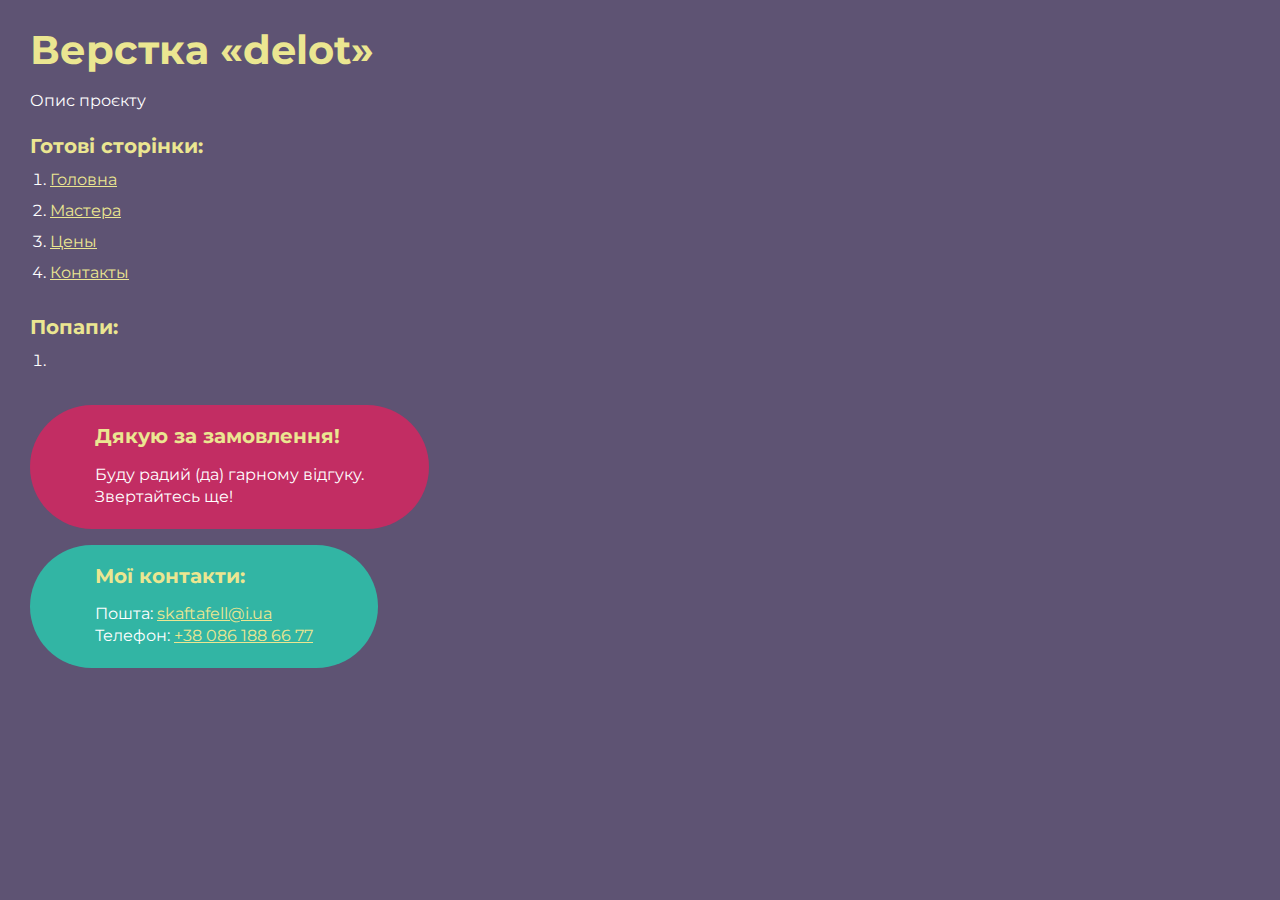
<file: index.html>
<!DOCTYPE html>
<html>

<head>
	<meta charset="UTF-8">
	<meta name="viewport" content="width=device-width, initial-scale=1.0">
	<title>Верстка «delot»</title>
</head>

<body>
	<div class="rootpage">
		<h1>Верстка «delot»</h1>
		<div class="rootpage__info">
			Опис проєкту
		</div>
		<h2>Готові сторінки:</h2>
		<ol class="rootpage__list">
			<li><a target="_blank" href="home.html">Головна</a></li>
			<li><a target="_blank" href="masters.html">Мастера</a></li>
			<li><a target="_blank" href="price.html">Цены</a></li>
			<li><a target="_blank" href="contacts.html">Контакты</a></li>
		</ol>
		<h2>Попапи:</h2>
		<ol class="rootpage__list">
			<li><a target="_blank" href="home.html#"></a></li>
		</ol>
		<div class="rootpage__tnx">
			<h2>Дякую за замовлення!</h2>
			<p>Буду радий (да) гарному відгуку.</p>
			<p>Звертайтесь ще!</p>
		</div>
		<div class="rootpage__contacts">
			<h2>Мої контакти:</h2>
			<p>Пошта: <a href="mailto:skaftafell@i.ua">skaftafell@i.ua</a></p>
			<p>Телефон: <a href="tel:+380861886677">+38 086 188 66 77</a></p>
		</div>
	</div>
</body>
<style>
	@charset "UTF-8";
	@import url("https://fonts.googleapis.com/css?family=Montserrat:regular,700&display=swap");

	*,
	*::before,
	*::after {
		padding: 0px;
		margin: 0px;
		border: 0px;
		box-sizing: border-box;
	}

	html,
	body {
		height: 100%;
		margin: 0;
		padding: 0;
		min-width: 320px;
		width: 100%;
		color: #fff;
		background-color: #5e5373;
	}

	body {
		font-family: Montserrat;
		font-size: 100%;
		line-height: 1;
		font-size: 1rem;
	}

	a {
		text-decoration: underline;
		color: #ebe691
	}

	a:visited {
		text-decoration: underline;
		color: #aaa768;
	}

	a:hover {
		text-decoration: none;
	}

	ul li {
		list-style: none;
	}

	img {
		vertical-align: top;
	}

	.wrapper {
		width: 100%;
		min-height: 100%;
		overflow: hidden;
	}

	.rootpage {
		padding: 30px;
		display: flex;
		flex-direction: column;
		align-items: flex-start;
	}

	@media (max-width: 767px) {
		.rootpage {
			padding: 30px 15px;
		}
	}

	h1 {
		color: #ebe691;
		font-size: 2.5rem;
		margin: 0px 0px 1.25rem 0px;
	}

	@media (max-width: 767px) {
		h1 {
			font-size: 1.85rem;
			margin: 0px 0px 1.25rem 0px;
		}
	}

	h2 {
		color: #ebe691;
		font-size: 1.25rem;
		margin: 0px 0px 1rem 0px;
	}

	@media (max-width: 767px) {
		h2 {
			font-size: 1.125rem;
			margin: 0px 0px 1rem 0px;
		}
	}

	.rootpage__info {
		line-height: 140%;
		margin: 0px 0px 1.5rem 0px;
	}

	.rootpage__list {
		margin: 0px 0px 2.25rem 1.25rem;
	}

	.rootpage__list li:not(:last-child) {
		margin: 0px 0px 15px 0px;
	}

	.rootpage__contacts,
	.rootpage__tnx {
		border-radius: 200px;
		padding: 20px 65px;
		line-height: 140%;
	}

	@media (max-width: 767px) {

		.rootpage__contacts,
		.rootpage__tnx {
			border-radius: 40px;
			padding: 20px;
		}
	}

	.rootpage__contacts {
		background: #32b5a4;

	}

	.rootpage__contacts a {
		color: #ebe691;
	}

	.rootpage__tnx {
		background: #c22d63;
		margin: 0px 0px 1rem 0px;
	}
</style>

</html>
</file>
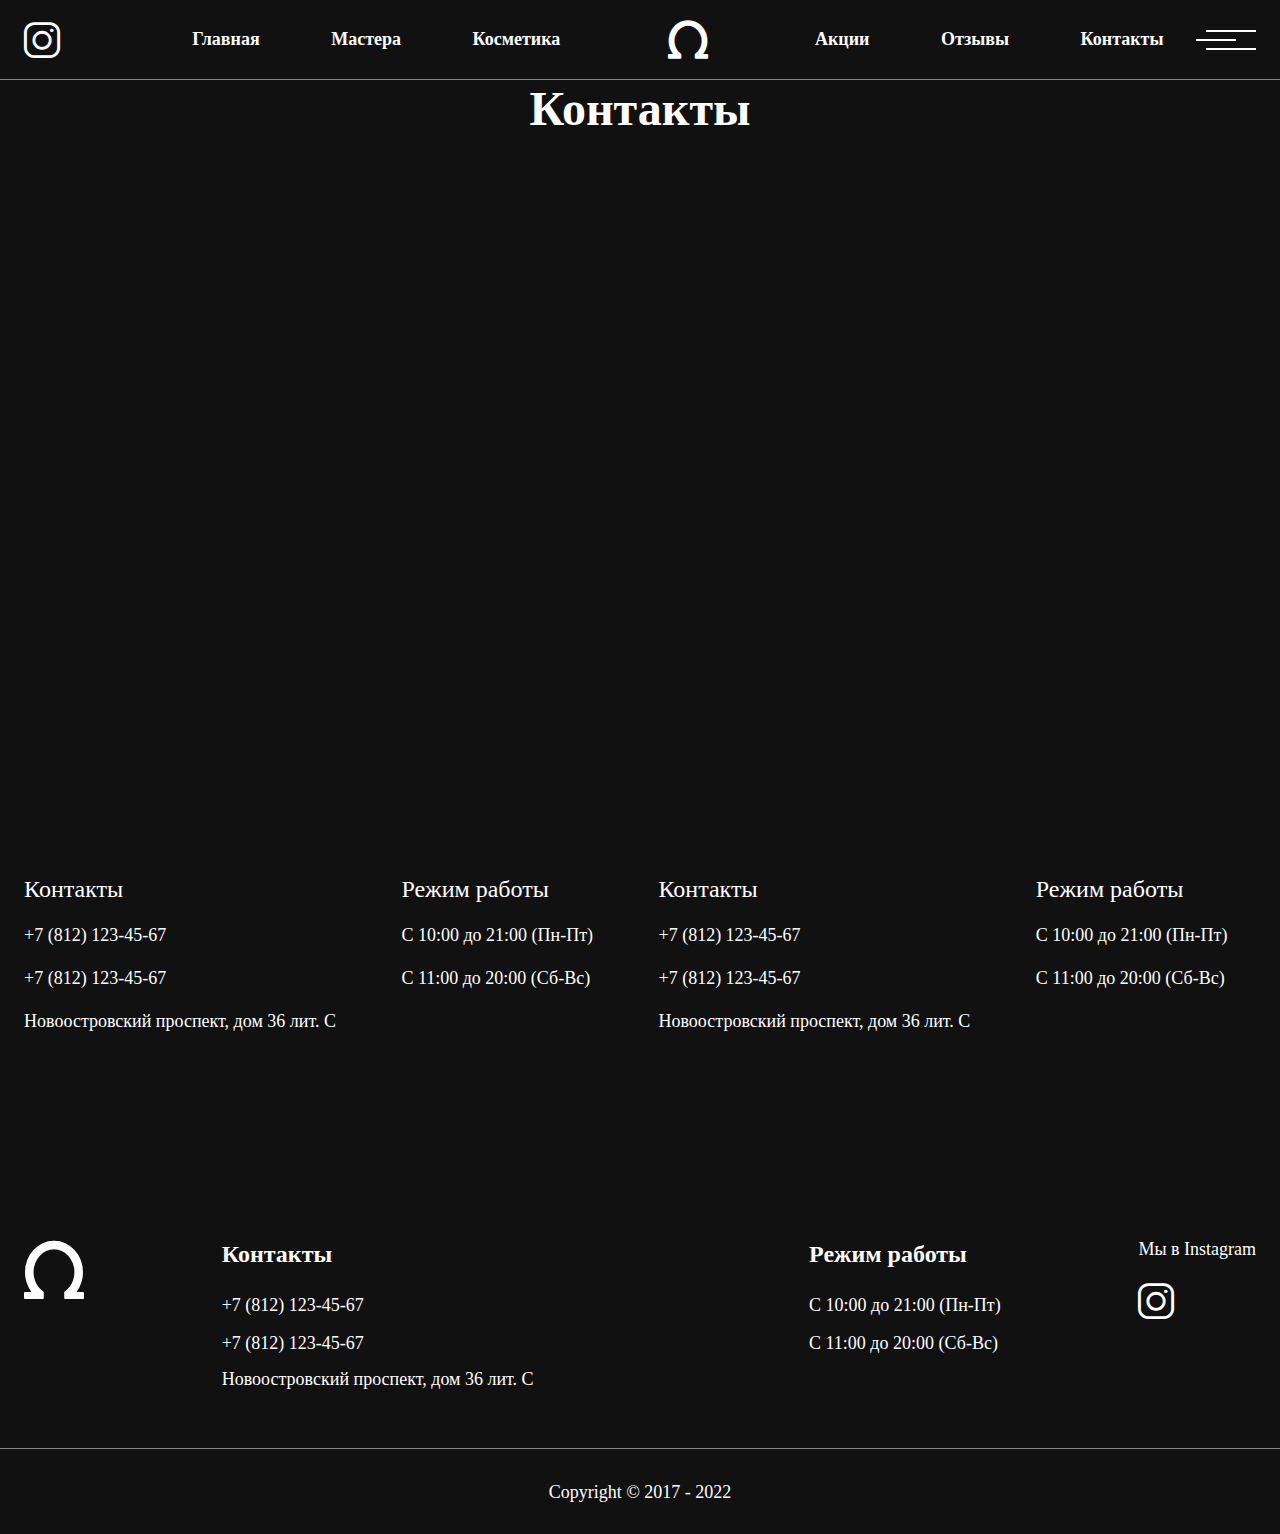
<file: contacts.html>
<!DOCTYPE html>
<html lang="en">

<head>
	<title>HomePage</title>
	<meta charset="UTF-8">
	<meta name="format-detection" content="telephone=no">
	<!-- <style>body{opacity: 0;}</style> -->
	<link rel="stylesheet" href="css/style.min.css?_v=20230116145918">
	<link rel="shortcut icon" href="favicon.ico">
	<!-- <meta name="robots" content="noindex, nofollow"> -->
	<meta name="viewport" content="width=device-width, initial-scale=1.0">
</head>

<body>
	<div class="wrapper">
		<header class="header">
			<div class="header__container menu">
				<a class="menu__social  social-menu _icon-instagram" href="https://www.instagram.com/" target="_blank"></a>
				<div class="header__menu menu">
					<button type="button" class="menu__icon icon-menu"><span></span></button>
					<nav class="menu__body">
						<ul class="menu__list menu__list">
							<li class="menu__item"><a href="home.html" target="_blank" class="menu__link">Главная</a></li>
							<li class="menu__item"><a href="masters.html" target="_blank" class="menu__link">Мастера</a></li>
							<li class="menu__item"><a href="#" class="menu__link">Косметика</a></li>
							<li class="menu__item logo-menu _icon-logo"></li>
							<li class="menu__item"><a href="price.html" target="_blank" class="menu__link">Акции</a></li>
							<li class="menu__item"><a href="#" class="menu__link">Отзывы</a></li>
							<li class="menu__item"><a href="contacts.html" target="_blank" class="menu__link">Контакты</a></li>
						</ul>
					</nav>
				</div>
				<div class="menu__info info">
					<a data-popup="#search" href="" class="info-menu"><button type="button" class="info-menu"><span></span></button></a>
				</div>
			</div>
		</header>
		<main class="page">
			<section class="page__contacts contacts">
				<div class="contacts__container">
					<div class="contacts__header">
						<h1 class="contacts__title">Контакты</h1>
					</div>

					<div class="contacts__map">
						<div id="map">
							<iframe src="https://www.google.com/maps/embed?pb=!1m18!1m12!1m3!1d511634.71053426125!2d29.53427560926992!3d59.93922585233297!2m3!1f0!2f0!3f0!3m2!1i1024!2i768!4f13.1!3m3!1m2!1s0x4696378cc74a65ed%3A0x6dc7673fab848eff!2z0KHQsNC90LrRgi3Qn9C10YLQtdGA0LHRg9GA0LMsINCg0L7RgdGB0LjRjw!5e0!3m2!1sru!2sua!4v1673730487800!5m2!1sru!2sua" style="border:0;" allowfullscreen="" loading="lazy" referrerpolicy="no-referrer-when-downgrade"></iframe>
						</div>
					</div>

					<div class="contacts__contacts ">
						<div class="contacts__column">
							<h3 class="  contacts__title--contact">
								Контакты
							</h3>
							<nav class="contacts__menu">
								<ul class="contacts__list">
									<li class="contacts__item">
										<a href="tel:78121234567" class="contacts__link">
											+7 (812) 123-45-67
										</a>
									</li>
									<li class="contacts__item">
										<a href="tel:78121234567" class="contacts__link">
											+7 (812) 123-45-67
										</a>
									</li>
									<li class="contacts__item">
										Новоостровский проспект, дом 36 лит. С
									</li>
								</ul>
							</nav>
						</div>
						<div class="contacts__column">
							<h3 class=" contacts__title--contact">Режим работы</h3>
							<ul class="contacts__list">
								<li class="contacts__item">
									C 10:00 до 21:00 (Пн-Пт)
								</li>
								<li class="contacts__item">
									С 11:00 до 20:00 (Сб-Вс)
								</li>
							</ul>
						</div>
						<div class="contacts__column">
							<h3 class=" contacts__title--contact">Контакты</h3>
							<nav class="contacts__menu">
								<ul class="contacts__list">
									<li class="contacts__item">
										<a href="tel:78121234567" class="contacts__link">
											+7 (812) 123-45-67
										</a>
									</li>
									<li class="contacts__item">
										<a href="tel:78121234567" class="contacts__link">
											+7 (812) 123-45-67
										</a>
									</li>
									<li class="contacts__item">
										Новоостровский проспект, дом 36 лит. С
									</li>
								</ul>
							</nav>
						</div>
						<div class="contacts__column">
							<h3 class=" contacts__title--contact">Режим работы</h3>
							<ul class="contacts__list">
								<li class="contacts__item">
									C 10:00 до 21:00 (Пн-Пт)
								</li>
								<li class="contacts__item">
									С 11:00 до 20:00 (Сб-Вс)
								</li>
							</ul>
						</div>
					</div>

				</div>
			</section>
		</main>
		<footer class="footer">
			<div class="footer__container ">
				<div class="menu-footer">
					<div class="menu-footer__logo">
						<a href="" class="menu-footer__logo _icon-logo"></a>
					</div>

					<div class="menu-footer__info">
						<div class="info__contacts contacts">
							<h3 class="service__title">Контакты</h3>
							<a href="tel:+78121234567" class="contacts__phone">+7 (812) 123-45-67</a>
							<a href="tel:+78121234567" class="contacts__phone">+7 (812) 123-45-67</a>
							<a href="https://www.google.com.ua/maps/@59.9777878,30.2778906,15z/data=!3m1!4b1!4m2!7m1!2e1?hl=ru" target="_blank" class="contacts__adress">Новоостровский проспект, дом 36 лит. С</a>
						</div>

						<div class="info__service">
							<h3 class="service__title">Режим работы</h3>
							<p class="service__info">C 10:00 до 21:00 (Пн-Пт)</p>
							<p class="service__info">С 11:00 до 20:00 (Сб-Вс)</p>
						</div>
					</div>

					<div class="menu-footer__social">
						<h3 class="social__title">Мы в Instagram</h3>
						<a class="menu__social  social-menu _icon-instagram" href="https://www.instagram.com/" target="_blank"></a>
					</div>
				</div>
			</div>
			<div class="footer-copyright">
				<p class="footer-copyright__content">Copyright © 2017 - 2022</p>
			</div>
		</footer>
	</div>
	<div id="search" aria-hidden="true" class="popup">
		<div class="popup__wrapper">
			<div class="popup__content">
				<button data-close type="button" class="popup__close">Х</button>
				<div class="popup__text text-popup">
					<div class="text-popup__info">
						<p>Lorem ipsum dolor sit amet consectetur adipisicing elit. Debitis dolorem ratione corrupti corporis, pariatur dicta? Nemo rem ut exercitationem ex laudantium animi nobis quos, enim doloribus quis delectus libero architecto.</p>
					</div>
					<div class="text-popup__contacts contacts">
						<h3 class="contacts__title">Контакты</h3>
						<a href="tel:+78121234567" class="contacts__phone">+7 (812) 123-45-67</a>
						<a href="tel:+78121234567" class="contacts__phone">+7 (812) 123-45-67</a>
						<a href="https://www.google.com.ua/maps/@59.9777878,30.2778906,15z/data=!3m1!4b1!4m2!7m1!2e1?hl=ru" target="_blank" class="contacts__adress">Новоостровский проспект, дом 36 лит. С</a>
					</div>
					<div class="text-popup__service service">
						<h3 class="service__title">Режим работы</h3>
						<p class="service__info">C 10:00 до 21:00 (Пн-Пт)</p>
						<p class="service__info">С 11:00 до 20:00 (Сб-Вс)</p>
					</div>
				</div>
			</div>
		</div>
	</div>
	<script src="js/app.min.js?_v=20230116145918"></script>
</body>

</html>
</file>
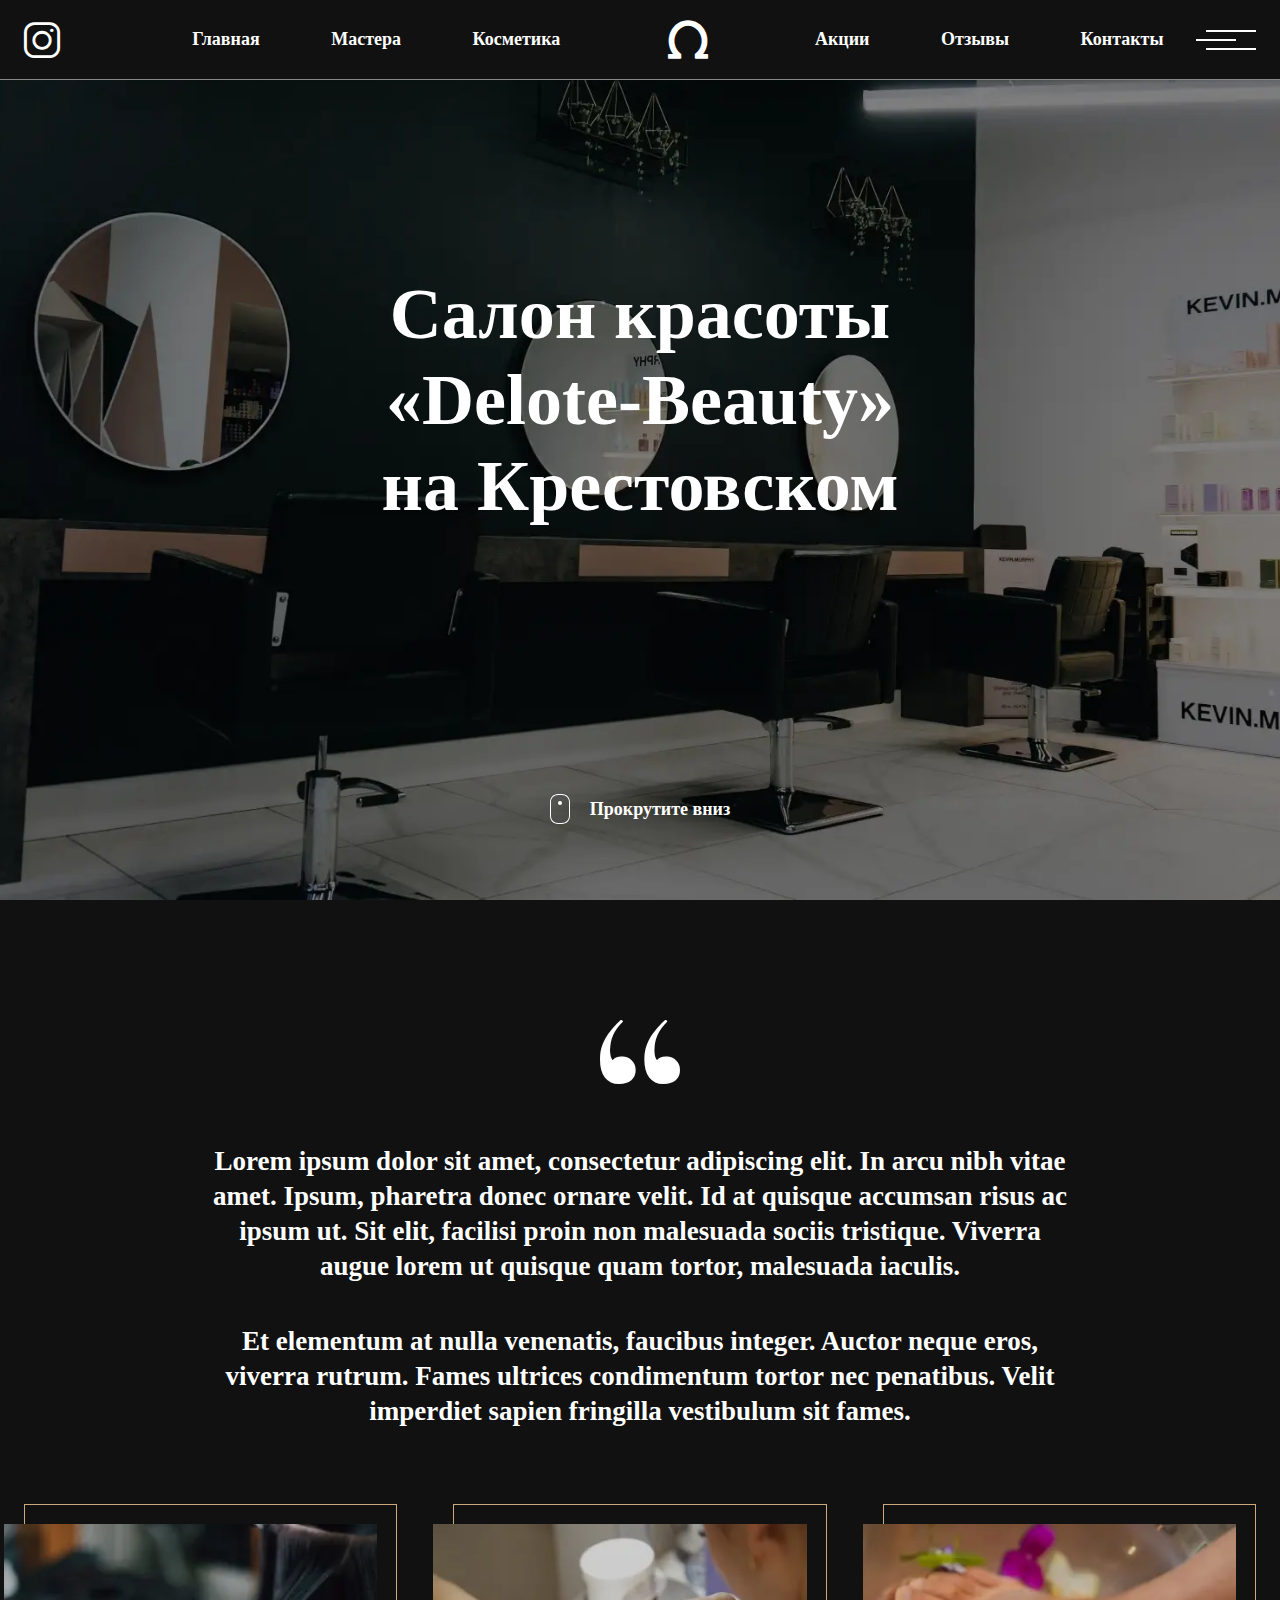
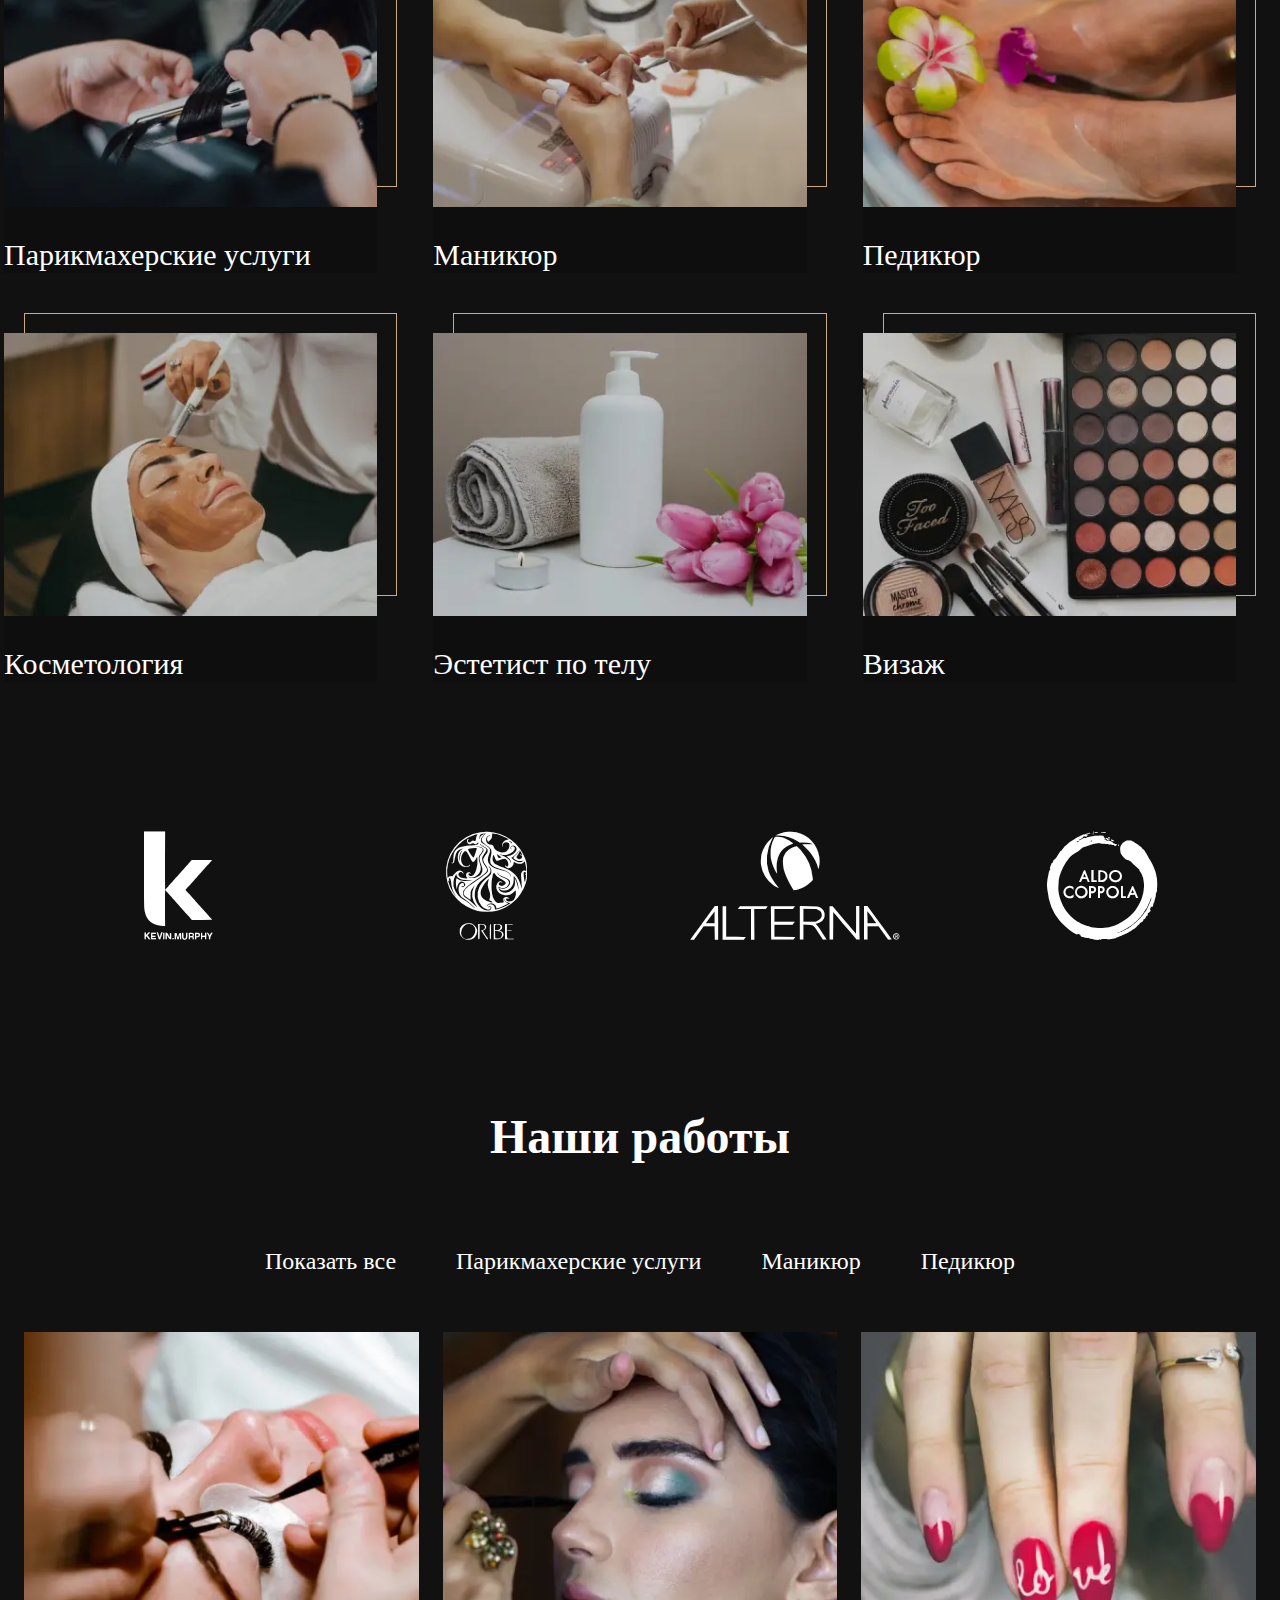
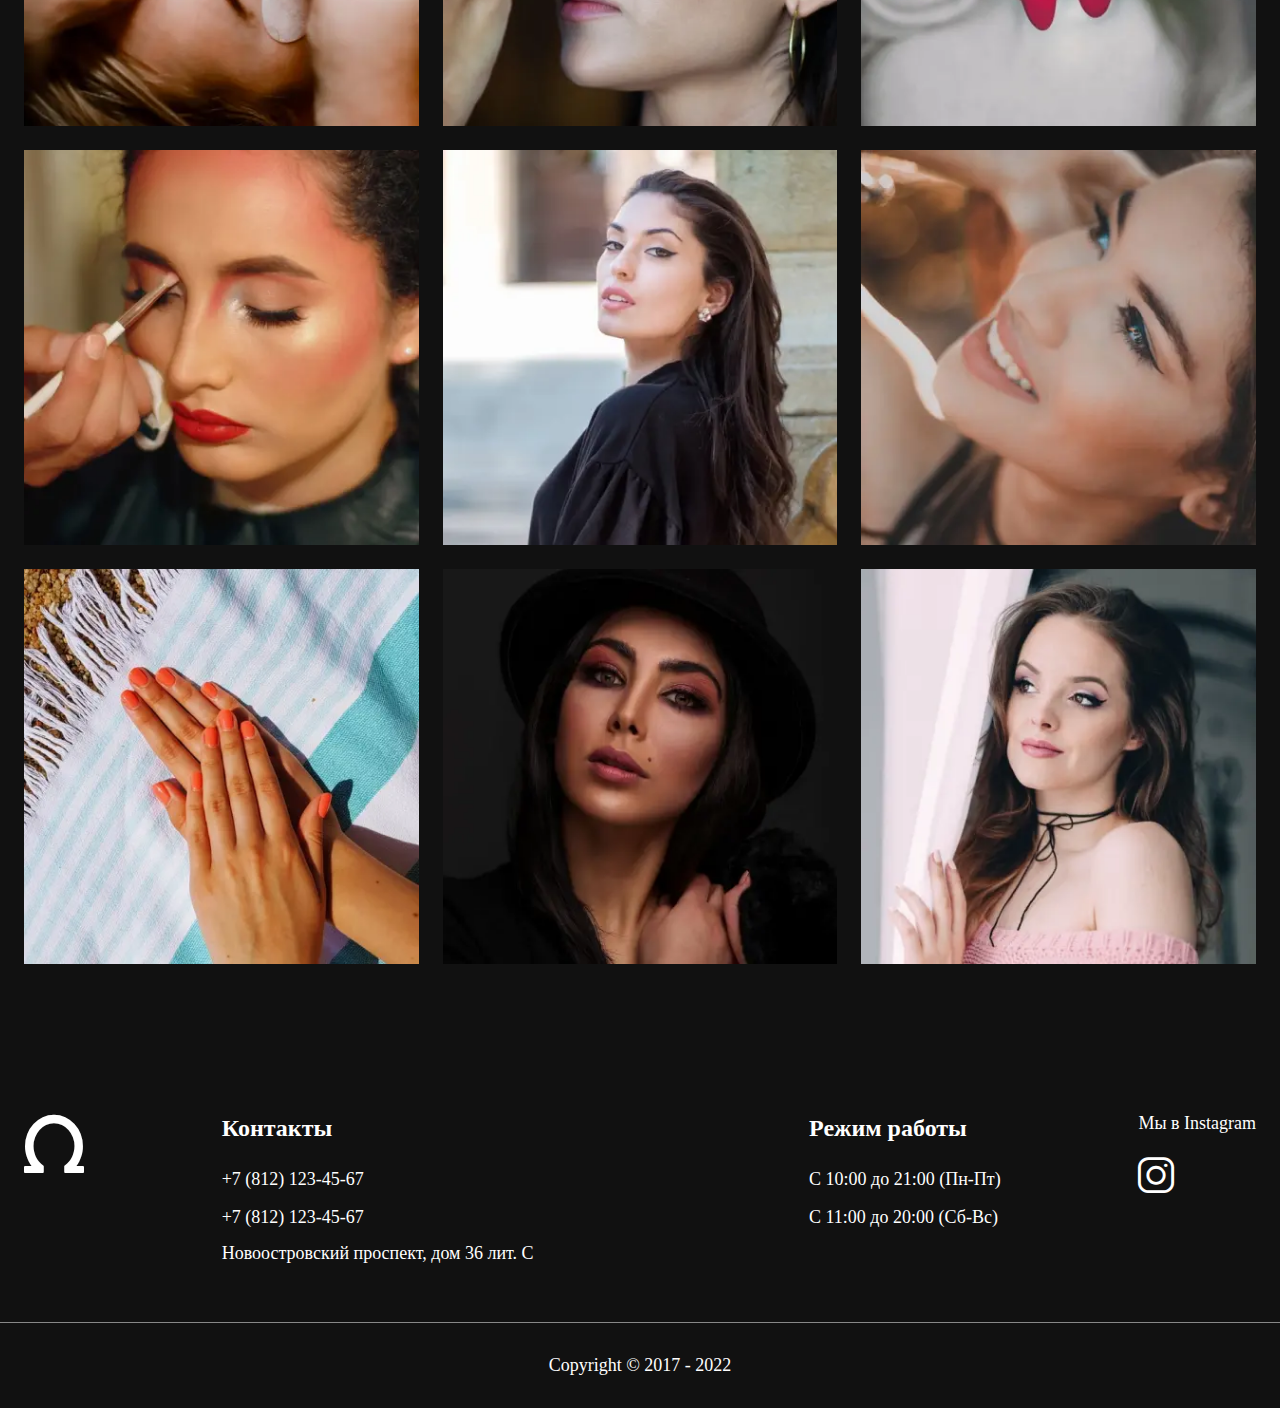
<file: home.html>
<!DOCTYPE html>
<html lang="en">

<head>
	<title>HomePage</title>
	<meta charset="UTF-8">
	<meta name="format-detection" content="telephone=no">
	<!-- <style>body{opacity: 0;}</style> -->
	<link rel="stylesheet" href="css/style.min.css?_v=20230116145918">
	<link rel="shortcut icon" href="favicon.ico">
	<!-- <meta name="robots" content="noindex, nofollow"> -->
	<meta name="viewport" content="width=device-width, initial-scale=1.0">
</head>

<body>
	<div class="wrapper">
		<header class="header">
			<div class="header__container menu">
				<a class="menu__social  social-menu _icon-instagram" href="https://www.instagram.com/" target="_blank"></a>
				<div class="header__menu menu">
					<button type="button" class="menu__icon icon-menu"><span></span></button>
					<nav class="menu__body">
						<ul class="menu__list menu__list">
							<li class="menu__item"><a href="home.html" target="_blank" class="menu__link">Главная</a></li>
							<li class="menu__item"><a href="masters.html" target="_blank" class="menu__link">Мастера</a></li>
							<li class="menu__item"><a href="#" class="menu__link">Косметика</a></li>
							<li class="menu__item logo-menu _icon-logo"></li>
							<li class="menu__item"><a href="price.html" target="_blank" class="menu__link">Акции</a></li>
							<li class="menu__item"><a href="#" class="menu__link">Отзывы</a></li>
							<li class="menu__item"><a href="contacts.html" target="_blank" class="menu__link">Контакты</a></li>
						</ul>
					</nav>
				</div>
				<div class="menu__info info">
					<a data-popup="#search" href="" class="info-menu"><button type="button" class="info-menu"><span></span></button></a>
				</div>
			</div>
		</header>
		<main class="page">

			<section class="page__mainscreen mainscreen">
				<div class="mainscreen__container">
					<div class="mainscreen__body">
						<div class="mainscreen__header">
							<h1 class="mainscreen__title ">
								Салон красоты «Delote-Beauty» на Крестовском
							</h1>
						</div>
						<div class="mainscreen__scroll">
							<div class="mainscreen__link">
								<img src="img/icons/mous.svg" alt="mous picture">
								<p class="mainscreen__scroll-text">Прокрутите вниз</p>
							</div>
						</div>
					</div>
				</div>
			</section>

			<section class="page__services services" tabindex="-1" style="outline: none;">
				<div class="services__container">
					<div class="services__header">
						<div class="services__title _icon-tips">
						</div>
						<div class="services__text-block">
							<p class="services__text">Lorem ipsum dolor sit amet, consectetur adipiscing elit. In arcu nibh vitae amet. Ipsum, pharetra donec ornare velit. Id at quisque accumsan risus ac ipsum ut. Sit elit, facilisi proin non malesuada sociis tristique. Viverra augue lorem ut quisque quam tortor, malesuada iaculis. </p>
							<p class="services__text">Et elementum at nulla venenatis, faucibus integer. Auctor neque eros, viverra rutrum. Fames ultrices condimentum tortor nec penatibus. Velit imperdiet sapien fringilla vestibulum sit fames.</p>
						</div>
					</div>
					<div class="services__items">
						<div class="item-service">
							<div class="item-service__card">
								<div class="item-service__image-ibg">
									<picture><source srcset="img/main/services/1.webp" type="image/webp"><img src="img/main/services/1.jpg" alt="picture"></picture>
								</div>
								<a href="#" class="item-service__link">
									<h3 class="item-service__title">Парикмахерские услуги</h3>
								</a>
							</div>
						</div>
						<div class="item-service">
							<div class="item-service__card">
								<div class="item-service__image-ibg">
									<picture><source srcset="img/main/services/2.webp" type="image/webp"><img src="img/main/services/2.jpg" alt="picture"></picture>
								</div>
								<a href="#" class="item-service__link">
									<h3 class="item-service__title">Маникюр</h3>
								</a>
							</div>
						</div>
						<div class="item-service">
							<div class="item-service__card">
								<div class="item-service__image-ibg">
									<picture><source srcset="img/main/services/3.webp" type="image/webp"><img src="img/main/services/3.jpg" alt="picture"></picture>
								</div>
								<a href="#" class="item-service__link">
									<h3 class="item-service__title">Педикюр</h3>
								</a>
							</div>
						</div>
						<div class="item-service">
							<div class="item-service__card">
								<div class="item-service__image-ibg">
									<picture><source srcset="img/main/services/4.webp" type="image/webp"><img src="img/main/services/4.jpg" alt="picture"></picture>
								</div>
								<a href="#" class="item-service__link">
									<h3 class="item-service__title">Косметология</h3>
								</a>
							</div>
						</div>
						<div class="item-service">
							<div class="item-service__card">
								<div class="item-service__image-ibg">
									<picture><source srcset="img/main/services/5.webp" type="image/webp"><img src="img/main/services/5.jpg" alt="picture"></picture>
								</div>
								<a href="#" class="item-service__link">
									<h3 class="item-service__title">Эстетист по телу</h3>
								</a>
							</div>
						</div>
						<div class="item-service">
							<div class="item-service__card">
								<div class="item-service__image-ibg">
									<picture><source srcset="img/main/services/6.webp" type="image/webp"><img src="img/main/services/6.jpg" alt="picture"></picture>
								</div>
								<a href="#" class="item-service__link">
									<h3 class="item-service__title">Визаж</h3>
								</a>
							</div>
						</div>
					</div>
				</div>
			</section>

			<section class="page__partners partners">
				<div class="partners__container">
					<div class="partners__items ">
						<div class="partners__item _icon-1"></div>
						<div class="partners__item _icon-2"></div>
						<div class="partners__item _icon-3"></div>
						<div class="partners__item _icon-4"></div>
					</div>
				</div>
			</section>

			<section class="page__portfolio portfolio">
				<div class="portfolio__container">
					<div class="portfolio__header">
						<h2 class="portfolio__title ">Наши работы</h2>
					</div>
					<div class="portfolio__body">
						<div class="portfolio__links">
							<ul class="portfolio__list">
								<li class="portfolio__item active">
									<a href="#" class="portfolio__link">Показать все</a>
								</li>
								<li class="portfolio__item">
									<a href="#" class="portfolio__link">Парикмахерские услуги</a>
								</li>
								<li class="portfolio__item">
									<a href="#" class="portfolio__link">Маникюр</a>
								</li>
								<li class="portfolio__item">
									<a href="#" class="portfolio__link">Педикюр</a>
								</li>
							</ul>
						</div>
						<div data-gallery="" class="portfolio__gallery">
							<div src="img/main/work/1.jpg" class="portfolio__image-ibg">
								<picture><source srcset="img/main/work/1.webp" type="image/webp"><img src="img/main/work/1.jpg" alt="picture"></picture>
							</div>
							<div src="img/main/work/2.jpg" class="portfolio__image-ibg">
								<picture><source srcset="img/main/work/2.webp" type="image/webp"><img src="img/main/work/2.jpg" alt="picture"></picture>
							</div>
							<div src="img/main/work/3.jpg" class="portfolio__image-ibg">
								<picture><source srcset="img/main/work/3.webp" type="image/webp"><img src="img/main/work/3.jpg" alt=""></picture>
							</div>
							<div src="img/main/work/4.jpg" class="portfolio__image-ibg">
								<picture><source srcset="img/main/work/4.webp" type="image/webp"><img src="img/main/work/4.jpg" alt="picture"></picture>
							</div>
							<div src="img/main/work/5.jpg" class="portfolio__image-ibg">
								<picture><source srcset="img/main/work/5.webp" type="image/webp"><img src="img/main/work/5.jpg" alt="picture"></picture>
							</div>
							<div src="img/main/work/6.jpg" class="portfolio__image-ibg">
								<picture><source srcset="img/main/work/6.webp" type="image/webp"><img src="img/main/work/6.jpg" alt="picture"></picture>
							</div>
							<div src="img/main/work/7.jpg" class="portfolio__image-ibg">
								<picture><source srcset="img/main/work/7.webp" type="image/webp"><img src="img/main/work/7.jpg" alt="picture"></picture>
							</div>
							<div src="img/main/work/8.jpg" class="portfolio__image-ibg">
								<picture><source srcset="img/main/work/8.webp" type="image/webp"><img src="img/main/work/8.jpg" alt="picture"></picture>
							</div>
							<div src="img/main/work/9.jpg" class="portfolio__image-ibg">
								<picture><source srcset="img/main/work/9.webp" type="image/webp"><img src="img/main/work/9.jpg" alt="picture"></picture>
							</div>
						</div>
					</div>
				</div>
			</section>

		</main>
		<footer class="footer">
			<div class="footer__container ">
				<div class="menu-footer">
					<div class="menu-footer__logo">
						<a href="" class="menu-footer__logo _icon-logo"></a>
					</div>

					<div class="menu-footer__info">
						<div class="info__contacts contacts">
							<h3 class="service__title">Контакты</h3>
							<a href="tel:+78121234567" class="contacts__phone">+7 (812) 123-45-67</a>
							<a href="tel:+78121234567" class="contacts__phone">+7 (812) 123-45-67</a>
							<a href="https://www.google.com.ua/maps/@59.9777878,30.2778906,15z/data=!3m1!4b1!4m2!7m1!2e1?hl=ru" target="_blank" class="contacts__adress">Новоостровский проспект, дом 36 лит. С</a>
						</div>

						<div class="info__service">
							<h3 class="service__title">Режим работы</h3>
							<p class="service__info">C 10:00 до 21:00 (Пн-Пт)</p>
							<p class="service__info">С 11:00 до 20:00 (Сб-Вс)</p>
						</div>
					</div>

					<div class="menu-footer__social">
						<h3 class="social__title">Мы в Instagram</h3>
						<a class="menu__social  social-menu _icon-instagram" href="https://www.instagram.com/" target="_blank"></a>
					</div>
				</div>
			</div>
			<div class="footer-copyright">
				<p class="footer-copyright__content">Copyright © 2017 - 2022</p>
			</div>
		</footer>
	</div>
	<div id="search" aria-hidden="true" class="popup">
		<div class="popup__wrapper">
			<div class="popup__content">
				<button data-close type="button" class="popup__close">Х</button>
				<div class="popup__text text-popup">
					<div class="text-popup__info">
						<p>Lorem ipsum dolor sit amet consectetur adipisicing elit. Debitis dolorem ratione corrupti corporis, pariatur dicta? Nemo rem ut exercitationem ex laudantium animi nobis quos, enim doloribus quis delectus libero architecto.</p>
					</div>
					<div class="text-popup__contacts contacts">
						<h3 class="contacts__title">Контакты</h3>
						<a href="tel:+78121234567" class="contacts__phone">+7 (812) 123-45-67</a>
						<a href="tel:+78121234567" class="contacts__phone">+7 (812) 123-45-67</a>
						<a href="https://www.google.com.ua/maps/@59.9777878,30.2778906,15z/data=!3m1!4b1!4m2!7m1!2e1?hl=ru" target="_blank" class="contacts__adress">Новоостровский проспект, дом 36 лит. С</a>
					</div>
					<div class="text-popup__service service">
						<h3 class="service__title">Режим работы</h3>
						<p class="service__info">C 10:00 до 21:00 (Пн-Пт)</p>
						<p class="service__info">С 11:00 до 20:00 (Сб-Вс)</p>
					</div>
				</div>
			</div>
		</div>
	</div>
	<script src="js/app.min.js?_v=20230116145918"></script>
</body>

</html>
</file>
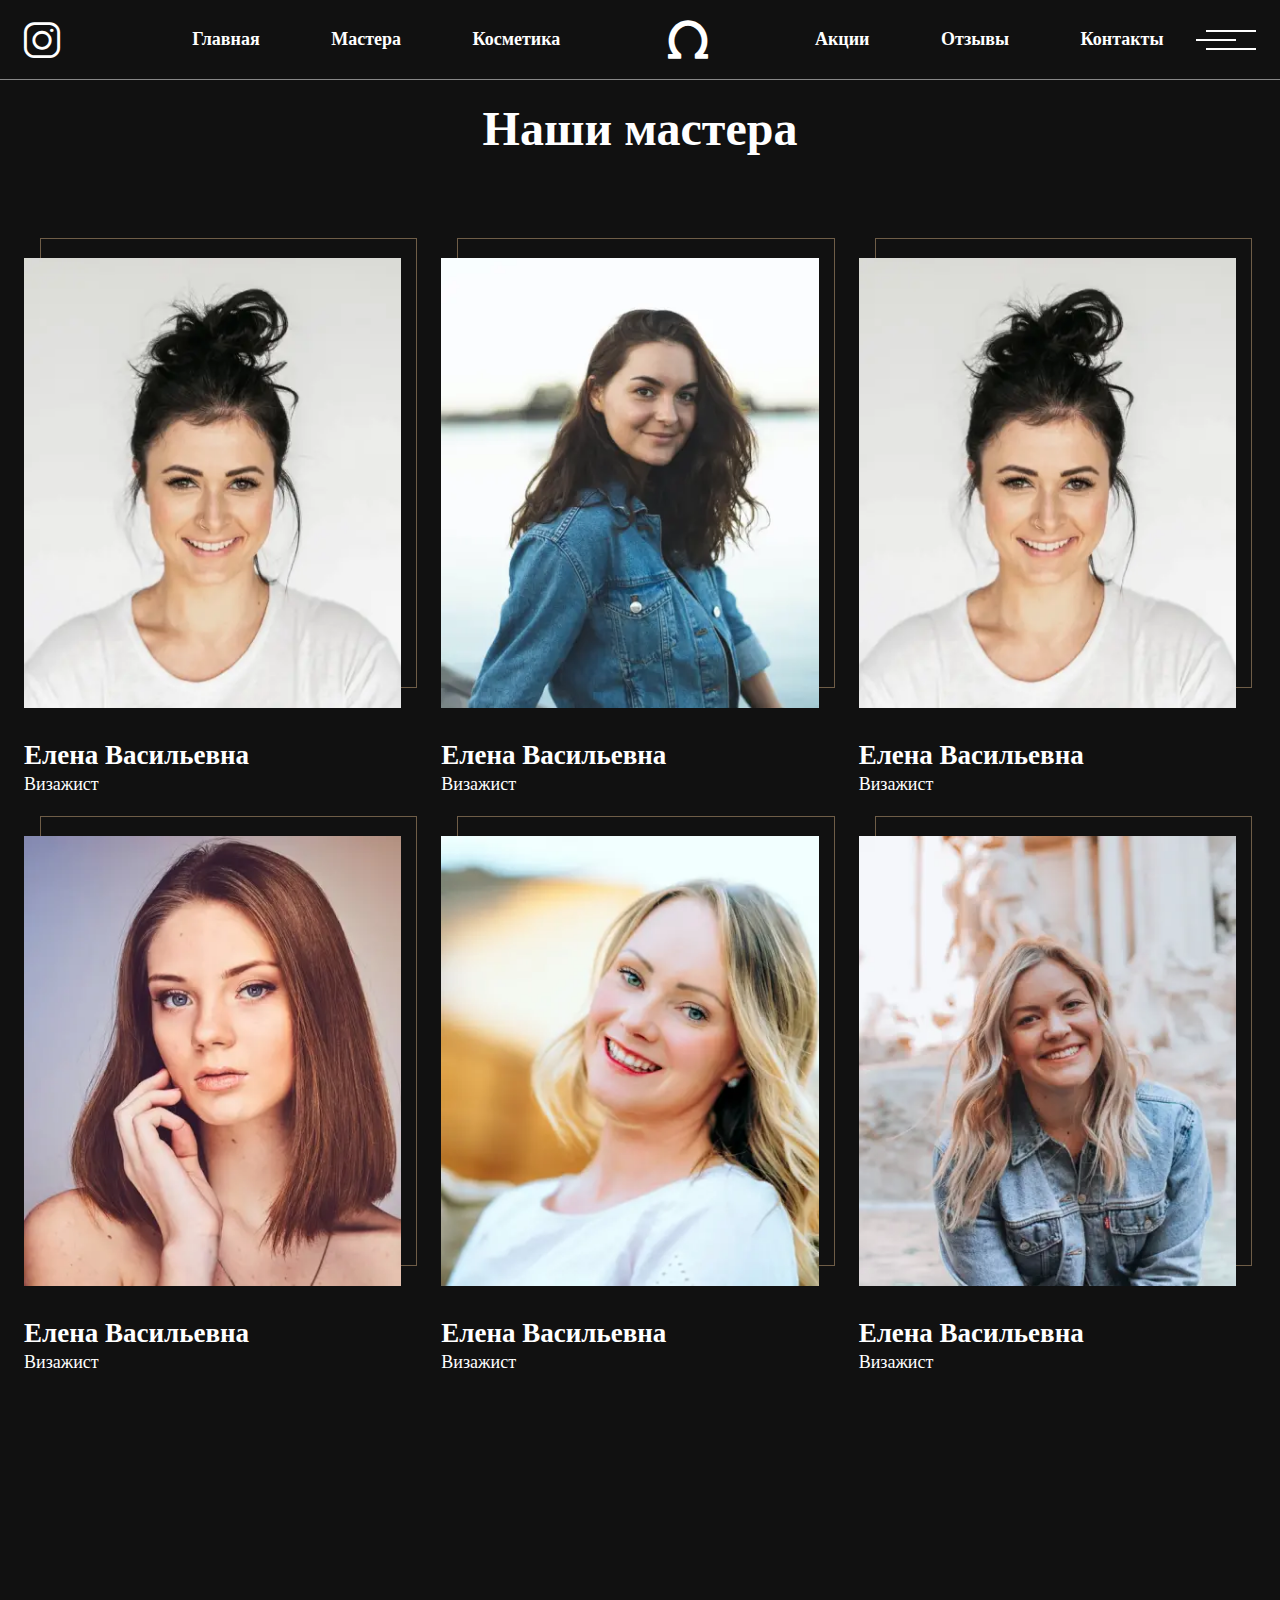
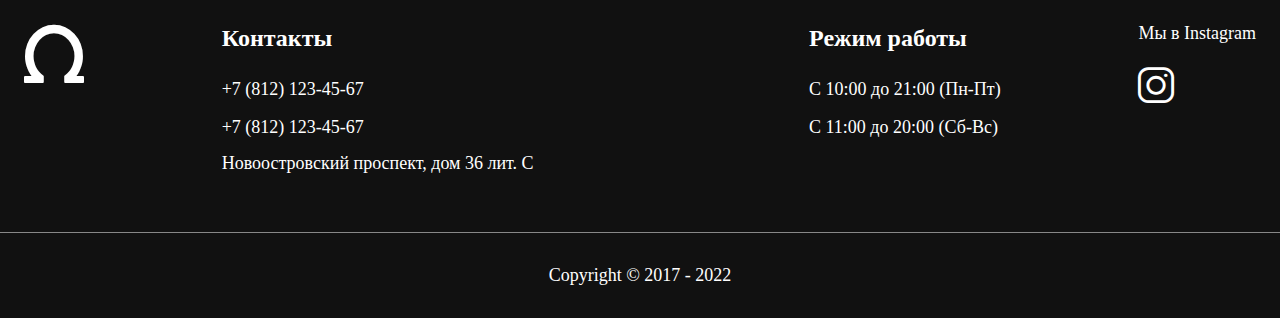
<file: masters.html>
<!DOCTYPE html>
<html lang="en">

<head>
	<title>HomePage</title>
	<meta charset="UTF-8">
	<meta name="format-detection" content="telephone=no">
	<!-- <style>body{opacity: 0;}</style> -->
	<link rel="stylesheet" href="css/style.min.css?_v=20230116145918">
	<link rel="shortcut icon" href="favicon.ico">
	<!-- <meta name="robots" content="noindex, nofollow"> -->
	<meta name="viewport" content="width=device-width, initial-scale=1.0">
</head>

<body>
	<div class="wrapper">
		<header class="header">
			<div class="header__container menu">
				<a class="menu__social  social-menu _icon-instagram" href="https://www.instagram.com/" target="_blank"></a>
				<div class="header__menu menu">
					<button type="button" class="menu__icon icon-menu"><span></span></button>
					<nav class="menu__body">
						<ul class="menu__list menu__list">
							<li class="menu__item"><a href="home.html" target="_blank" class="menu__link">Главная</a></li>
							<li class="menu__item"><a href="masters.html" target="_blank" class="menu__link">Мастера</a></li>
							<li class="menu__item"><a href="#" class="menu__link">Косметика</a></li>
							<li class="menu__item logo-menu _icon-logo"></li>
							<li class="menu__item"><a href="price.html" target="_blank" class="menu__link">Акции</a></li>
							<li class="menu__item"><a href="#" class="menu__link">Отзывы</a></li>
							<li class="menu__item"><a href="contacts.html" target="_blank" class="menu__link">Контакты</a></li>
						</ul>
					</nav>
				</div>
				<div class="menu__info info">
					<a data-popup="#search" href="" class="info-menu"><button type="button" class="info-menu"><span></span></button></a>
				</div>
			</div>
		</header>
		<main class="page">
			<section class="page__masters masters">
				<div class="masters__container">
					<h1 class="masters__title">Наши мастера</h1>
					<div class="masters__body">
						<div class="items__masters master-item">
							<div class="master-item__img">
								<picture><source srcset="img/masters/1.webp" type="image/webp"><img src="img/masters/1.jpg" alt="picture"></picture>
							</div>
							<a href="#" class="master-item__name">Елена Васильевна</a>
							<p class="master-item__specialty">Визажист</p>
						</div>
						<div class="items__masters master-item">
							<div class="master-item__img">
								<picture><source srcset="img/masters/2.webp" type="image/webp"><img src="img/masters/2.jpg" alt="picture"></picture>
							</div>
							<a href="#" class="master-item__name">Елена Васильевна</a>
							<p class="master-item__specialty">Визажист</p>
						</div>
						<div class="items__masters master-item">
							<div class="master-item__img">
								<picture><source srcset="img/masters/1.webp" type="image/webp"><img src="img/masters/1.jpg" alt="picture"></picture>
							</div>
							<a href="#" class="master-item__name">Елена Васильевна</a>
							<p class="master-item__specialty">Визажист</p>
						</div>
						<div class="items__masters master-item">
							<div class="master-item__img">
								<picture><source srcset="img/masters/4.webp" type="image/webp"><img src="img/masters/4.jpg" alt="picture"></picture>
							</div>
							<a href="#" class="master-item__name">Елена Васильевна</a>
							<p class="master-item__specialty">Визажист</p>
						</div>
						<div class="items__masters master-item">
							<div class="master-item__img">
								<picture><source srcset="img/masters/5.webp" type="image/webp"><img src="img/masters/5.jpg" alt="picture"></picture>
							</div>
							<a href="#" class="master-item__name">Елена Васильевна</a>
							<p class="master-item__specialty">Визажист</p>
						</div>
						<div class="items__masters master-item">
							<div class="master-item__img">
								<picture><source srcset="img/masters/6.webp" type="image/webp"><img src="img/masters/6.jpg" alt="picture"></picture>
							</div>
							<a href="#" class="master-item__name">Елена Васильевна</a>
							<p class="master-item__specialty">Визажист</p>
						</div>
					</div>
				</div>
			</section>
		</main>
		<footer class="footer">
			<div class="footer__container ">
				<div class="menu-footer">
					<div class="menu-footer__logo">
						<a href="" class="menu-footer__logo _icon-logo"></a>
					</div>

					<div class="menu-footer__info">
						<div class="info__contacts contacts">
							<h3 class="service__title">Контакты</h3>
							<a href="tel:+78121234567" class="contacts__phone">+7 (812) 123-45-67</a>
							<a href="tel:+78121234567" class="contacts__phone">+7 (812) 123-45-67</a>
							<a href="https://www.google.com.ua/maps/@59.9777878,30.2778906,15z/data=!3m1!4b1!4m2!7m1!2e1?hl=ru" target="_blank" class="contacts__adress">Новоостровский проспект, дом 36 лит. С</a>
						</div>

						<div class="info__service">
							<h3 class="service__title">Режим работы</h3>
							<p class="service__info">C 10:00 до 21:00 (Пн-Пт)</p>
							<p class="service__info">С 11:00 до 20:00 (Сб-Вс)</p>
						</div>
					</div>

					<div class="menu-footer__social">
						<h3 class="social__title">Мы в Instagram</h3>
						<a class="menu__social  social-menu _icon-instagram" href="https://www.instagram.com/" target="_blank"></a>
					</div>
				</div>
			</div>
			<div class="footer-copyright">
				<p class="footer-copyright__content">Copyright © 2017 - 2022</p>
			</div>
		</footer>
	</div>
	<div id="search" aria-hidden="true" class="popup">
		<div class="popup__wrapper">
			<div class="popup__content">
				<button data-close type="button" class="popup__close">Х</button>
				<div class="popup__text text-popup">
					<div class="text-popup__info">
						<p>Lorem ipsum dolor sit amet consectetur adipisicing elit. Debitis dolorem ratione corrupti corporis, pariatur dicta? Nemo rem ut exercitationem ex laudantium animi nobis quos, enim doloribus quis delectus libero architecto.</p>
					</div>
					<div class="text-popup__contacts contacts">
						<h3 class="contacts__title">Контакты</h3>
						<a href="tel:+78121234567" class="contacts__phone">+7 (812) 123-45-67</a>
						<a href="tel:+78121234567" class="contacts__phone">+7 (812) 123-45-67</a>
						<a href="https://www.google.com.ua/maps/@59.9777878,30.2778906,15z/data=!3m1!4b1!4m2!7m1!2e1?hl=ru" target="_blank" class="contacts__adress">Новоостровский проспект, дом 36 лит. С</a>
					</div>
					<div class="text-popup__service service">
						<h3 class="service__title">Режим работы</h3>
						<p class="service__info">C 10:00 до 21:00 (Пн-Пт)</p>
						<p class="service__info">С 11:00 до 20:00 (Сб-Вс)</p>
					</div>
				</div>
			</div>
		</div>
	</div>
	<script src="js/app.min.js?_v=20230116145918"></script>
</body>

</html>
</file>
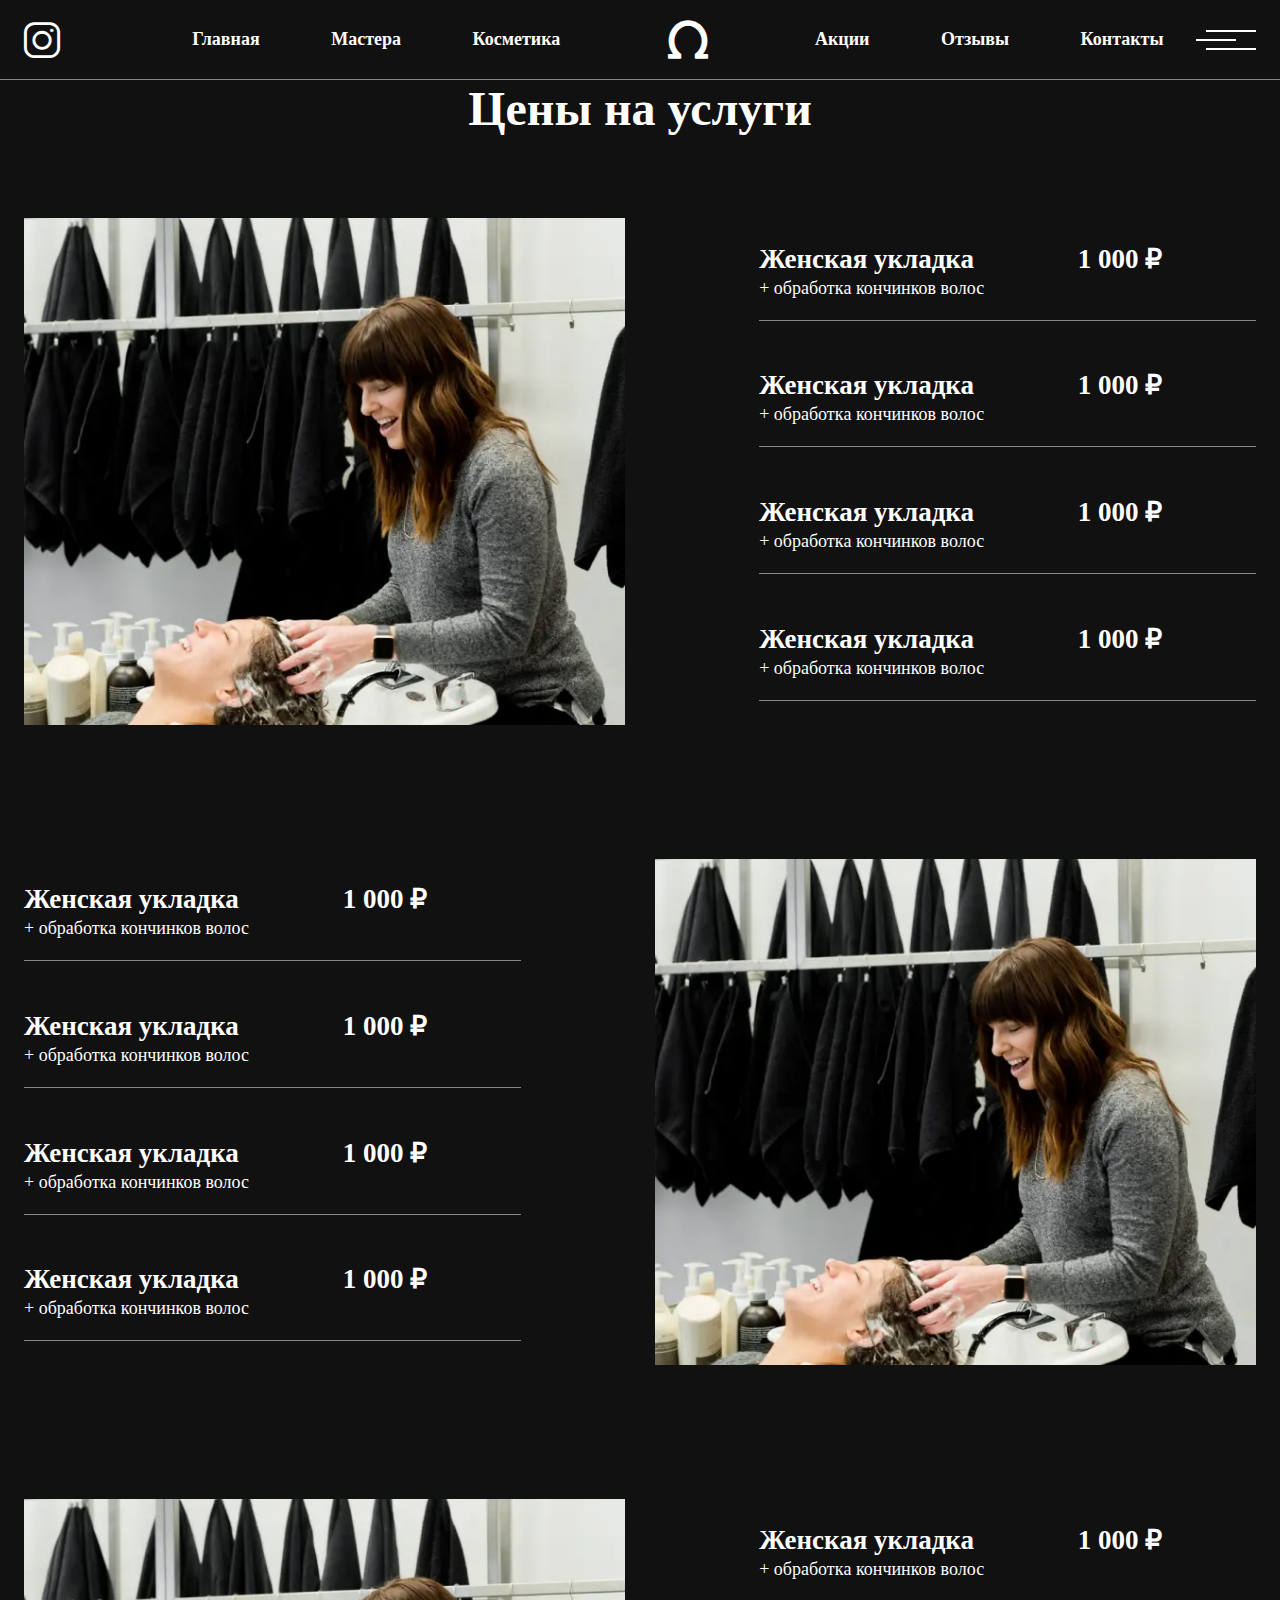
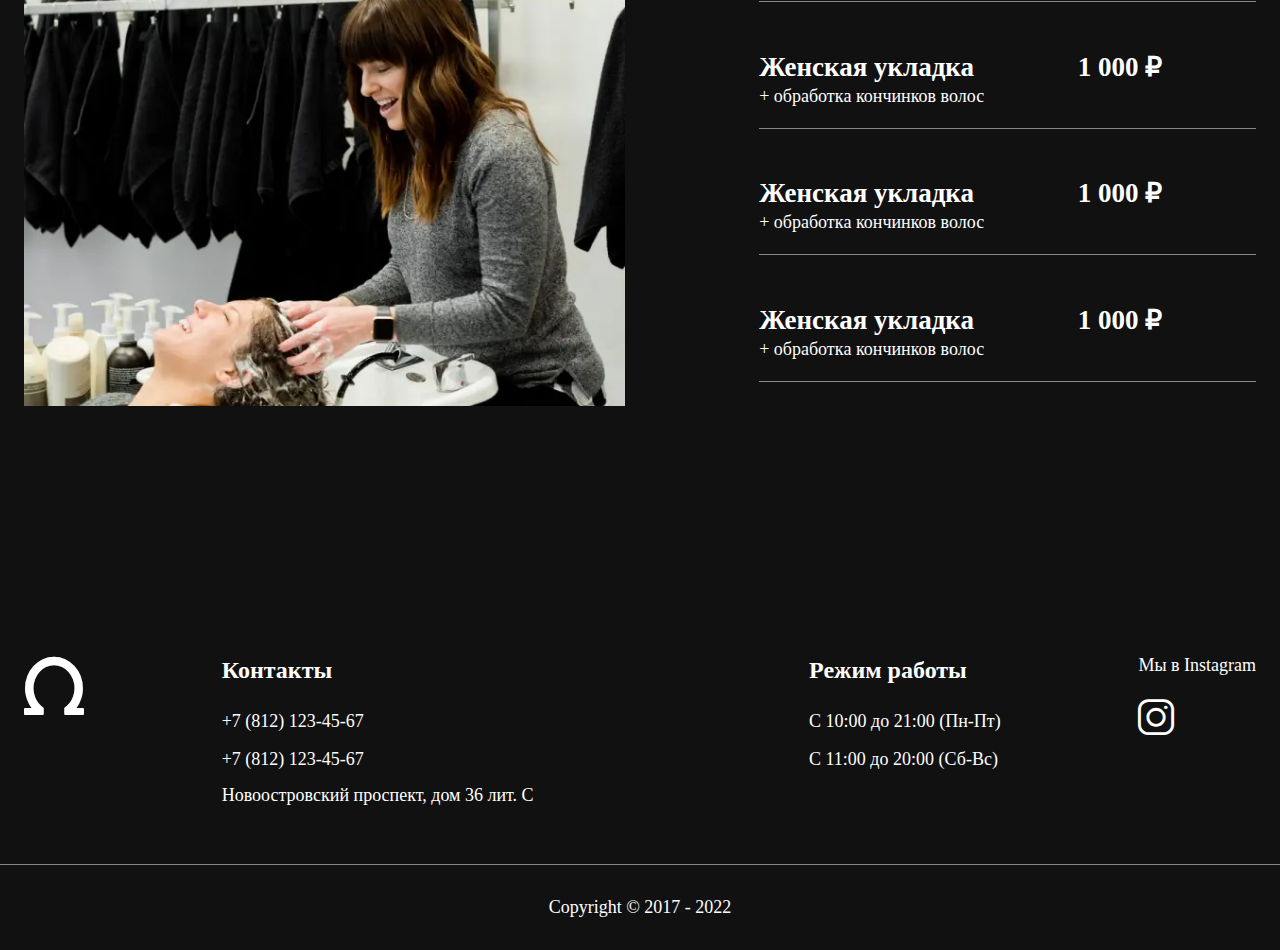
<file: price.html>
<!DOCTYPE html>
<html lang="en">

<head>
	<title>HomePage</title>
	<meta charset="UTF-8">
	<meta name="format-detection" content="telephone=no">
	<!-- <style>body{opacity: 0;}</style> -->
	<link rel="stylesheet" href="css/style.min.css?_v=20230116145918">
	<link rel="shortcut icon" href="favicon.ico">
	<!-- <meta name="robots" content="noindex, nofollow"> -->
	<meta name="viewport" content="width=device-width, initial-scale=1.0">
</head>

<body>
	<div class="wrapper">
		<header class="header">
			<div class="header__container menu">
				<a class="menu__social  social-menu _icon-instagram" href="https://www.instagram.com/" target="_blank"></a>
				<div class="header__menu menu">
					<button type="button" class="menu__icon icon-menu"><span></span></button>
					<nav class="menu__body">
						<ul class="menu__list menu__list">
							<li class="menu__item"><a href="home.html" target="_blank" class="menu__link">Главная</a></li>
							<li class="menu__item"><a href="masters.html" target="_blank" class="menu__link">Мастера</a></li>
							<li class="menu__item"><a href="#" class="menu__link">Косметика</a></li>
							<li class="menu__item logo-menu _icon-logo"></li>
							<li class="menu__item"><a href="price.html" target="_blank" class="menu__link">Акции</a></li>
							<li class="menu__item"><a href="#" class="menu__link">Отзывы</a></li>
							<li class="menu__item"><a href="contacts.html" target="_blank" class="menu__link">Контакты</a></li>
						</ul>
					</nav>
				</div>
				<div class="menu__info info">
					<a data-popup="#search" href="" class="info-menu"><button type="button" class="info-menu"><span></span></button></a>
				</div>
			</div>
		</header>
		<main class="page">
			<section class="page__price price">
				<div class="price__container">
					<div class="price__header header-price">
						<h1 class="header-price__title">Цены на услуги</h1>
					</div>
					<div class="price__body body-price">
						<article class="body-price">
							<div class="body-price__img">
								<picture><source srcset="img/price/1.webp" type="image/webp"><img src="img/price/1.jpg" alt="picture"></picture>
							</div>
							<div class="body-price__items">
								<div class="body-price__item item-price">
									<div class="item-price__about about-item">
										<p class="about-item__desc">Женская укладка</p>
										<p class="about-item__ext">+ обработкa кончинков волос</p>
									</div>
									<div class="item-price__price price-item">
										<p class="price-item__desc">
											1 000 ₽
										</p>
									</div>
									<div class="item-price__price"></div>
								</div>
								<div class="body-price__item item-price">
									<div class="item-price__about about-item">
										<p class="about-item__desc">Женская укладка</p>
										<p class="about-item__ext">+ обработкa кончинков волос</p>
									</div>
									<div class="item-price price-item">
										<p class="price-item__desc">
											1 000 ₽
										</p>
									</div>
									<div class="item-price__price"></div>
								</div>
								<div class="body-price__item item-price">
									<div class="item-price__about about-item">
										<p class="about-item__desc">Женская укладка</p>
										<p class="about-item__ext">+ обработкa кончинков волос</p>
									</div>
									<div class="item-price price-item">
										<p class="price-item__desc">
											1 000 ₽
										</p>
									</div>
									<div class="item-price__price"></div>
								</div>
								<div class="body-price__item item-price">
									<div class="item-price__about about-item">
										<p class="about-item__desc">Женская укладка</p>
										<p class="about-item__ext">+ обработкa кончинков волос</p>
									</div>
									<div class="item-price price-item">
										<p class="price-item__desc">
											1 000 ₽
										</p>
									</div>
									<div class="item-price__price"></div>
								</div>
							</div>
						</article>
						<article class="body-price body-price--reverse">

							<div class="body-price__items">
								<div class="body-price__item item-price">
									<div class="item-price__about about-item">
										<p class="about-item__desc">Женская укладка</p>
										<p class="about-item__ext">+ обработкa кончинков волос</p>
									</div>
									<div class="item-price price-item">
										<p class="price-item__desc">
											1 000 ₽
										</p>
									</div>
									<div class="item-price__price"></div>
								</div>
								<div class="body-price__item item-price">
									<div class="item-price__about about-item">
										<p class="about-item__desc">Женская укладка</p>
										<p class="about-item__ext">+ обработкa кончинков волос</p>
									</div>
									<div class="item-price price-item">
										<p class="price-item__desc">
											1 000 ₽
										</p>
									</div>
									<div class="item-price__price"></div>
								</div>
								<div class="body-price__item item-price">
									<div class="item-price__about about-item">
										<p class="about-item__desc">Женская укладка</p>
										<p class="about-item__ext">+ обработкa кончинков волос</p>
									</div>
									<div class="item-price price-item">
										<p class="price-item__desc">
											1 000 ₽
										</p>
									</div>
									<div class="item-price__price"></div>
								</div>
								<div class="body-price__item item-price">
									<div class="item-price__about about-item">
										<p class="about-item__desc">Женская укладка</p>
										<p class="about-item__ext">+ обработкa кончинков волос</p>
									</div>
									<div class="item-price price-item">
										<p class="price-item__desc">
											1 000 ₽
										</p>
									</div>
									<div class="item-price__price"></div>
								</div>
							</div>
							<div class="body-price__img">
								<picture><source srcset="img/price/1.webp" type="image/webp"><img src="img/price/1.jpg" alt=""></picture>
							</div>
						</article>
						<article class="body-price">
							<div class="body-price__img">
								<picture><source srcset="img/price/1.webp" type="image/webp"><img src="img/price/1.jpg" alt=""></picture>
							</div>
							<div class="body-price__items">
								<div class="body-price__item item-price">
									<div class="item-price__about about-item">
										<p class="about-item__desc">Женская укладка</p>
										<p class="about-item__ext">+ обработкa кончинков волос</p>
									</div>
									<div class="item-price price-item">
										<p class="price-item__desc">
											1 000 ₽
										</p>
									</div>
									<div class="item-price__price"></div>
								</div>
								<div class="body-price__item item-price">
									<div class="item-price__about about-item">
										<p class="about-item__desc">Женская укладка</p>
										<p class="about-item__ext">+ обработкa кончинков волос</p>
									</div>
									<div class="item-price price-item">
										<p class="price-item__desc">
											1 000 ₽
										</p>
									</div>
									<div class="item-price__price"></div>
								</div>
								<div class="body-price__item item-price">
									<div class="item-price__about about-item">
										<p class="about-item__desc">Женская укладка</p>
										<p class="about-item__ext">+ обработкa кончинков волос</p>
									</div>
									<div class="item-price price-item">
										<p class="price-item__desc">
											1 000 ₽
										</p>
									</div>
									<div class="item-price__price"></div>
								</div>
								<div class="body-price__item item-price">
									<div class="item-price__about about-item">
										<p class="about-item__desc">Женская укладка</p>
										<p class="about-item__ext">+ обработкa кончинков волос</p>
									</div>
									<div class="item-price price-item">
										<p class="price-item__desc">
											1 000 ₽
										</p>
									</div>
									<div class="item-price__price"></div>
								</div>
							</div>
						</article>
					</div>
				</div>
			</section>
		</main>
		<footer class="footer">
			<div class="footer__container ">
				<div class="menu-footer">
					<div class="menu-footer__logo">
						<a href="" class="menu-footer__logo _icon-logo"></a>
					</div>

					<div class="menu-footer__info">
						<div class="info__contacts contacts">
							<h3 class="service__title">Контакты</h3>
							<a href="tel:+78121234567" class="contacts__phone">+7 (812) 123-45-67</a>
							<a href="tel:+78121234567" class="contacts__phone">+7 (812) 123-45-67</a>
							<a href="https://www.google.com.ua/maps/@59.9777878,30.2778906,15z/data=!3m1!4b1!4m2!7m1!2e1?hl=ru" target="_blank" class="contacts__adress">Новоостровский проспект, дом 36 лит. С</a>
						</div>

						<div class="info__service">
							<h3 class="service__title">Режим работы</h3>
							<p class="service__info">C 10:00 до 21:00 (Пн-Пт)</p>
							<p class="service__info">С 11:00 до 20:00 (Сб-Вс)</p>
						</div>
					</div>

					<div class="menu-footer__social">
						<h3 class="social__title">Мы в Instagram</h3>
						<a class="menu__social  social-menu _icon-instagram" href="https://www.instagram.com/" target="_blank"></a>
					</div>
				</div>
			</div>
			<div class="footer-copyright">
				<p class="footer-copyright__content">Copyright © 2017 - 2022</p>
			</div>
		</footer>
	</div>
	<div id="search" aria-hidden="true" class="popup">
		<div class="popup__wrapper">
			<div class="popup__content">
				<button data-close type="button" class="popup__close">Х</button>
				<div class="popup__text text-popup">
					<div class="text-popup__info">
						<p>Lorem ipsum dolor sit amet consectetur adipisicing elit. Debitis dolorem ratione corrupti corporis, pariatur dicta? Nemo rem ut exercitationem ex laudantium animi nobis quos, enim doloribus quis delectus libero architecto.</p>
					</div>
					<div class="text-popup__contacts contacts">
						<h3 class="contacts__title">Контакты</h3>
						<a href="tel:+78121234567" class="contacts__phone">+7 (812) 123-45-67</a>
						<a href="tel:+78121234567" class="contacts__phone">+7 (812) 123-45-67</a>
						<a href="https://www.google.com.ua/maps/@59.9777878,30.2778906,15z/data=!3m1!4b1!4m2!7m1!2e1?hl=ru" target="_blank" class="contacts__adress">Новоостровский проспект, дом 36 лит. С</a>
					</div>
					<div class="text-popup__service service">
						<h3 class="service__title">Режим работы</h3>
						<p class="service__info">C 10:00 до 21:00 (Пн-Пт)</p>
						<p class="service__info">С 11:00 до 20:00 (Сб-Вс)</p>
					</div>
				</div>
			</div>
		</div>
	</div>
	<script src="js/app.min.js?_v=20230116145918"></script>
</body>

</html>
</file>
<file: css/style.min.css>
@charset "UTF-8";@import url(https://fonts.googleapis.com/css?family=Cormorant+Garamond:regular,600,700&display=swap);@import url(https://fonts.googleapis.com/css?family=EB+Garamond:regular,700&display=swap);@font-face{font-family:icons;font-display:swap;src:url(../fonts/icons.woff2) format("woff2"),url(../fonts/icons.woff) format("woff");font-weight:400;font-style:normal}[class*=_icon-]:before{font-family:icons;font-style:normal;font-weight:400;font-variant:normal;text-transform:none;line-height:1;-webkit-font-smoothing:antialiased;-moz-osx-font-smoothing:grayscale}[class*=_icon-]:before{display:block}._icon-1:before{content:"\e900"}._icon-2:before{content:"\e901"}._icon-3:before{content:"\e902"}._icon-4:before{content:"\e903"}._icon-doun:before{content:"\e904"}._icon-instagram:before{content:"\e905"}._icon-logo:before{content:"\e906"}._icon-tips:before{content:"\e908"}*{padding:0;margin:0;border:0}*,:after,:before{-webkit-box-sizing:border-box;box-sizing:border-box}body,html{height:100%;min-width:320px}body{color:#fff;line-height:1;font-family:"Cormorant+Garamond";font-size:1.125rem;-ms-text-size-adjust:100%;-moz-text-size-adjust:100%;-webkit-text-size-adjust:100%;-webkit-font-smoothing:antialiased;-moz-osx-font-smoothing:grayscale}button,input,textarea{font-family:"Cormorant+Garamond";font-size:inherit}button{cursor:pointer;color:inherit;background-color:inherit}a{color:inherit;text-decoration:none}ul li{list-style:none}img{vertical-align:top}h1,h2,h3,h4,h5,h6{font-weight:inherit;font-size:inherit}body{background-color:#111}.lock body{overflow:hidden;-ms-touch-action:none;touch-action:none;-ms-scroll-chaining:none;overscroll-behavior:none}.wrapper{min-height:100%;display:-webkit-box;display:-ms-flexbox;display:flex;-webkit-box-orient:vertical;-webkit-box-direction:normal;-ms-flex-direction:column;flex-direction:column;overflow:hidden}@supports (overflow:clip){.wrapper{overflow:clip}}.wrapper>main{-webkit-box-flex:1;-ms-flex:1 1 auto;flex:1 1 auto}.wrapper>*{min-width:0}[class*=__container]{max-width:87rem;margin:0 auto;padding:0 1.5rem}body::after{content:"";background-color:rgba(0,0,0,.5);position:fixed;width:100%;height:100%;top:0;left:0;opacity:0;-webkit-transition:opacity .8s ease 0s;-o-transition:opacity .8s ease 0s;transition:opacity .8s ease 0s;pointer-events:none;z-index:149}.popup-show body::after{opacity:1}.popup{position:fixed;top:0;right:0;-webkit-transition:visibility .8s ease 0s;-o-transition:visibility .8s ease 0s;transition:visibility .8s ease 0s;visibility:hidden;pointer-events:none}.popup_show{z-index:150;visibility:visible;overflow:auto;pointer-events:auto}.popup_show .popup__content{visibility:visible;-webkit-transform:scale(1);-ms-transform:scale(1);transform:scale(1)}.popup__wrapper{display:-webkit-box;display:-ms-flexbox;display:flex;-webkit-box-orient:vertical;-webkit-box-direction:normal;-ms-flex-direction:column;flex-direction:column;-webkit-box-align:center;-ms-flex-align:center;align-items:center;min-height:100%;-webkit-box-flex:1;-ms-flex:1 1 auto;flex:1 1 auto;width:100%;display:flex;-webkit-box-pack:center;-ms-flex-pack:center;justify-content:center;align-items:center}.popup__content{visibility:hidden;-webkit-transform:scale(0);-ms-transform:scale(0);transform:scale(0);-webkit-transition:-webkit-transform .3s ease 0s;transition:-webkit-transform .3s ease 0s;-o-transition:transform .3s ease 0s;transition:transform .3s ease 0s;transition:transform .3s ease 0s,-webkit-transform .3s ease 0s;background-color:#111;padding:20px;width:100%;max-width:475px;min-height:1038px}.lock .popup__content{visibility:visible}.popup__content .popup__text{max-width:315px}.popup__content .text-popup{margin-top:10.875rem}.popup__content .text-popup__info{margin-bottom:5rem;line-height:1.2777777778}.popup__content .contacts{display:-webkit-box;display:-ms-flexbox;display:flex;-webkit-box-orient:vertical;-webkit-box-direction:normal;-ms-flex-direction:column;flex-direction:column;margin-bottom:3.75rem}.popup__content .contacts__title{font-weight:700;font-size:1.5rem;line-height:1.2083333333;color:#fff;margin-bottom:1.5625rem}.popup__content .contacts__phone{line-height:1.2777777778;color:#fff;margin-bottom:.9375rem}.popup__content .contacts__adress{color:#fff}.popup__content .service__title{font-weight:700;font-size:1.5rem;line-height:1.2083333333;color:#fff;margin-bottom:1.5625rem}.popup__content .service__info{line-height:1.2777777778;color:#fff;margin-bottom:.9375rem}[class*=-ibg]{position:relative}[class*=-ibg] img{position:absolute;width:100%;height:100%;top:0;left:0;-o-object-fit:cover;object-fit:cover}[class*=-ibg_contain] img{-o-object-fit:contain;object-fit:contain}.header{position:fixed;z-index:50;left:0;width:100%;background-color:#111}.header__container{display:-ms-grid;display:grid;-ms-grid-columns:5.625rem 1fr 5.625rem;grid-template-columns:5.625rem 1fr 5.625rem;-webkit-box-align:center;-ms-flex-align:center;align-items:center;min-height:5rem;border-bottom:1px solid rgba(255,255,255,.5)}.header__menu{display:-webkit-box;display:-ms-flexbox;display:flex;-webkit-box-align:center;-ms-flex-align:center;align-items:center;-webkit-box-pack:center;-ms-flex-pack:center;justify-content:center;-webkit-column-gap:7.5rem;-moz-column-gap:7.5rem;column-gap:7.5rem}.menu__list{display:-webkit-box;display:-ms-flexbox;display:flex;-webkit-box-align:center;-ms-flex-align:center;align-items:center;-webkit-box-pack:center;-ms-flex-pack:center;justify-content:center;-webkit-column-gap:5rem;-moz-column-gap:5rem;column-gap:5rem}.menu__item{font-weight:600;line-height:1.2777777778}.menu__link{position:relative}.menu__link::before{content:"";position:absolute;left:0;bottom:-7px;width:0;height:1.5px;background-color:#cdaa7d;-webkit-transition:all .3s ease 0s;-o-transition:all .3s ease 0s;transition:all .3s ease 0s}.menu__link:hover{color:#cdaa7d}.menu__link:hover::before{width:100%}.social-menu{font-size:1.5rem;z-index:5;-webkit-transition:all .3s ease 0s;-o-transition:all .3s ease 0s;transition:all .3s ease 0s}.social-menu:hover{color:#cdaa7d}.logo-menu{font-size:2.5rem;color:#fff;margin-left:2.5rem;margin-right:2.5rem;-webkit-transition:all .3s ease 0s;-o-transition:all .3s ease 0s;transition:all .3s ease 0s}.logo-menu:hover{color:#cdaa7d}.info{display:-webkit-box;display:-ms-flexbox;display:flex;-webkit-box-pack:end;-ms-flex-pack:end;justify-content:flex-end;-webkit-box-align:center;-ms-flex-align:center;align-items:center}.info-menu span{margin-right:.625rem}.footer__container{border-bottom:1px solid rgba(255,255,255,.5)}.menu-footer{display:-ms-grid;display:grid;-ms-grid-columns:auto 1fr auto;grid-template-columns:auto 1fr auto}.menu-footer__logo{font-size:3.75rem;-webkit-transition:all .3s ease 0s;-o-transition:all .3s ease 0s;transition:all .3s ease 0s}.menu-footer__logo:hover{color:#cdaa7d}.menu-footer__info{display:-webkit-box;display:-ms-flexbox;display:flex;-ms-flex-pack:distribute;justify-content:space-around}.contacts{display:-webkit-box;display:-ms-flexbox;display:flex;-webkit-box-orient:vertical;-webkit-box-direction:normal;-ms-flex-direction:column;flex-direction:column;margin-bottom:3.75rem}.contacts__title{font-weight:700;font-size:1.5rem;line-height:1.2083333333;color:#fff;margin-bottom:1.5625rem}.contacts__phone{position:relative;line-height:1.2777777778;color:#fff;margin-bottom:.9375rem}.contacts__phone::before{content:"";position:absolute;left:0;bottom:-5px;width:0;height:1.5px;background-color:#cdaa7d;-webkit-transition:all .3s ease 0s;-o-transition:all .3s ease 0s;transition:all .3s ease 0s}.contacts__phone:hover{color:#cdaa7d}.contacts__phone:hover::before{width:48%}.contacts__adress{position:relative;color:#fff}.contacts__adress::before{content:"";position:absolute;left:0;bottom:-5px;width:0;height:1.5px;background-color:#cdaa7d;-webkit-transition:all .3s ease 0s;-o-transition:all .3s ease 0s;transition:all .3s ease 0s}.contacts__adress:hover{color:#cdaa7d}.contacts__adress:hover::before{width:100%}.service__title{font-weight:700;font-size:1.5rem;line-height:1.2083333333;color:#fff;margin-bottom:1.5625rem}.service__info{line-height:1.2777777778;color:#fff;margin-bottom:.9375rem}.social__title{margin-bottom:1.5625rem}.menu__social{font-size:2.25rem}.social-menu:hover{color:#cdaa7d}.footer-copyright{min-height:5.3125rem;display:-webkit-box;display:-ms-flexbox;display:flex;-webkit-box-pack:center;-ms-flex-pack:center;justify-content:center;-webkit-box-align:center;-ms-flex-align:center;align-items:center}.no-webp .page__mainscreen{background:url(../img/main/bg.jpg) center/cover no-repeat}.page__mainscreen{position:relative}.page__mainscreen:not(:last-child){margin-bottom:7.5rem}.mainscreen__container{position:relative;z-index:10}.mainscreen__body{min-height:100vh;display:-ms-grid;display:grid;-ms-grid-rows:1fr 6.25rem;grid-template-rows:1fr 6.25rem;-webkit-box-align:center;-ms-flex-align:center;align-items:center;justify-items:center;font-family:Garamond;font-weight:700}.mainscreen__header{display:-webkit-box;display:-ms-flexbox;display:flex;-webkit-box-align:center;-ms-flex-align:center;align-items:center;-webkit-box-pack:center;-ms-flex-pack:center;justify-content:center;font-size:4.5rem;line-height:1.1944444444}.mainscreen__title{text-align:center;-webkit-box-flex:0;-ms-flex:0 1 34.375rem;flex:0 1 34.375rem}.mainscreen__link{display:-webkit-box;display:-ms-flexbox;display:flex;-webkit-box-align:center;-ms-flex-align:center;align-items:center;gap:1.25rem;margin-bottom:5.125rem}.mainscreen__scroll-text{line-height:1.3888888889}.page{margin-bottom:9.375rem}.services__container{display:-webkit-box;display:-ms-flexbox;display:flex;-webkit-box-orient:vertical;-webkit-box-direction:normal;-ms-flex-direction:column;flex-direction:column;-webkit-box-align:center;-ms-flex-align:center;align-items:center;-webkit-box-pack:center;-ms-flex-pack:center;justify-content:center}.services__header{margin-bottom:5.9375rem;max-width:53.5rem;text-align:center}.services__title{font-size:4rem;margin-bottom:3.75rem}.services__text-block{font-weight:700;font-size:1.6875rem;line-height:1.2962962963}.services__text:not(:last-child){margin-bottom:2.5rem}.services__items{width:100%;display:-ms-grid;display:grid;-webkit-column-gap:3.5rem;-moz-column-gap:3.5rem;column-gap:3.5rem;row-gap:3.75rem;margin-bottom:9.375rem;-ms-grid-columns:(minmax(17.6875rem,24.75rem))[3];grid-template-columns:repeat(3,minmax(17.6875rem,24.75rem))}.item-service{-webkit-transform:translate(-20px,0);-ms-transform:translate(-20px,0);transform:translate(-20px,0)}.item-service__card{height:100%;display:-webkit-box;display:-ms-flexbox;display:flex;-webkit-box-orient:vertical;-webkit-box-direction:normal;-ms-flex-direction:column;flex-direction:column;background:-webkit-gradient(linear,left bottom,left top,from(rgba(0,0,0,.2)),to(rgba(0,0,0,.2)));background:-o-linear-gradient(bottom,rgba(0,0,0,.2),rgba(0,0,0,.2));background:linear-gradient(0deg,rgba(0,0,0,.2),rgba(0,0,0,.2))}.item-service__image-ibg{display:block;padding-bottom:75.7575%;position:relative;z-index:10;margin-bottom:1.875rem}.item-service__image-ibg img{-webkit-transition:all .3s ease 0s;-o-transition:all .3s ease 0s;transition:all .3s ease 0s}.item-service__image-ibg img:hover{-webkit-transform:scale(1.03);-ms-transform:scale(1.03);transform:scale(1.03)}.item-service__image-ibg::before{content:"";position:absolute;width:100%;height:100%;top:-1.25rem;right:-1.25rem;background-color:transparent;border:1px solid #cdaa7d}.item-service__link{font-family:Garamond;font-size:1.875rem;line-height:1.2;-webkit-transition:color .3s ease 0s;-o-transition:color .3s ease 0s;transition:color .3s ease 0s}.item-service__link:hover{color:#cdaa7d}.partners__container{margin-bottom:10.5rem}.partners__items{display:-ms-grid;display:grid;-ms-grid-columns:(1fr)[4];grid-template-columns:repeat(4,1fr);text-align:center;-webkit-box-align:center;-ms-flex-align:center;align-items:center}.partners__item{font-size:6.75rem;-webkit-transition:color .3s ease 0s;-o-transition:color .3s ease 0s;transition:color .3s ease 0s}.partners__item:hover{color:#cdaa7d}.portfolio__header{font-family:Garamond;font-weight:700;font-size:3rem;line-height:1.2083333333;text-align:center}.portfolio__header:not(:last-child){margin-bottom:5rem}.portfolio__list{display:-webkit-box;display:-ms-flexbox;display:flex;-webkit-box-pack:center;-ms-flex-pack:center;justify-content:center;-webkit-box-align:center;-ms-flex-align:center;align-items:center;-ms-flex-wrap:wrap;flex-wrap:wrap;-webkit-column-gap:3.75rem;-moz-column-gap:3.75rem;column-gap:3.75rem;margin-bottom:3.4375rem}.portfolio__item{font-size:1.5rem;line-height:1.2916666667;position:relative}.portfolio__item::before{content:"";position:absolute;left:0;bottom:-7px;width:0;height:1.5px;background-color:#cdaa7d;-webkit-transition:all .3s ease 0s;-o-transition:all .3s ease 0s;transition:all .3s ease 0s}.portfolio__item:hover{color:#cdaa7d}.portfolio__item:hover::before{width:100%}.portfolio__gallery{display:-ms-grid;display:grid;-webkit-column-gap:1.6875rem;-moz-column-gap:1.6875rem;column-gap:1.6875rem;-ms-grid-columns:(minmax(14.0625rem,26rem))[3];grid-template-columns:repeat(3,minmax(14.0625rem,26rem));gap:1.5rem}.portfolio__image-ibg{padding-bottom:100%;cursor:pointer;overflow:hidden}.portfolio__image-ibg img{-webkit-transition:-webkit-transform .3s ease 0s;transition:-webkit-transform .3s ease 0s;-o-transition:transform .3s ease 0s;transition:transform .3s ease 0s;transition:transform .3s ease 0s,-webkit-transform .3s ease 0s}.portfolio__image-ibg img:hover{-webkit-transform:scale(1.03);-ms-transform:scale(1.03);transform:scale(1.03)}.price__container{margin-top:5rem;margin-bottom:6.25rem}.price__body{display:-webkit-box;display:-ms-flexbox;display:flex;-webkit-box-orient:vertical;-webkit-box-direction:normal;-ms-flex-direction:column;flex-direction:column;gap:5rem}.header-price__title{font-family:Garamond;font-size:3rem;font-weight:700;line-height:1.2083333333;text-align:center;margin-bottom:5rem}.body-price{display:-webkit-box;display:-ms-flexbox;display:flex;-webkit-box-pack:justify;-ms-flex-pack:justify;justify-content:space-between;gap:8.375rem}.body-price__img{-webkit-box-flex:0;-ms-flex:0 1 49%;flex:0 1 49%}.body-price__img img{width:100%;min-height:100%}.body-price__items{-webkit-box-flex:0;-ms-flex:0 1 40.5%;flex:0 1 40.5%;display:-webkit-box;display:-ms-flexbox;display:flex;-webkit-box-orient:vertical;-webkit-box-direction:normal;-ms-flex-direction:column;flex-direction:column;-ms-flex-pack:distribute;justify-content:space-around}.body-price__item{display:-webkit-box;display:-ms-flexbox;display:flex;-webkit-box-align:start;-ms-flex-align:start;align-items:flex-start;-webkit-box-pack:justify;-ms-flex-pack:justify;justify-content:space-between;border-bottom:1px solid rgba(255,255,255,.5);padding-bottom:1.25rem;gap:1.125rem}.about-item__desc{font-weight:700;font-size:1.6875rem;line-height:1.2962962963}.about-item__ext{font-size:1.125rem;line-height:1.2777777778}.price-item__desc{font-weight:700;font-size:1.6875rem;line-height:1.2962962963}.masters__container{margin-bottom:6.25rem}.masters__title{font-family:Garamond serif;font-weight:700;font-size:3rem;line-height:1.2083333333;display:-webkit-box;display:-ms-flexbox;display:flex;-webkit-box-align:center;-ms-flex-align:center;align-items:center;-webkit-box-pack:center;-ms-flex-pack:center;justify-content:center;margin-top:6.25rem;margin-bottom:6.25rem;color:#fff}.masters__body{display:-ms-grid;display:grid;-ms-grid-columns:(1fr)[3];grid-template-columns:repeat(3,1fr);grid-auto-rows:auto;gap:2.5rem;-webkit-box-align:start;-ms-flex-align:start;align-items:start;padding-right:1.25rem}.master-item__img{position:relative;max-width:25rem;margin-bottom:1.875rem;-webkit-transition:-webkit-transform .5s ease 0s;transition:-webkit-transform .5s ease 0s;-o-transition:transform .5s ease 0s;transition:transform .5s ease 0s;transition:transform .5s ease 0s,-webkit-transform .5s ease 0s}.master-item__img:hover{-webkit-transform:rotateZ(1deg);-ms-transform:rotate(1deg);transform:rotateZ(1deg)}.master-item__img img{position:relative;z-index:5;width:100%;min-height:100%;-o-object-fit:cover;object-fit:cover;-o-object-position:center;object-position:center}.master-item__img::before{content:"";position:absolute;top:-1.25rem;left:1rem;width:100%;height:100%;opacity:.5;border:1px solid #cdaa7d;z-index:3}.master-item__name{font-weight:700;font-size:1.6875rem;line-height:1.2962962963;position:relative;color:#fff}.master-item__name::before{content:"";position:absolute;left:0;bottom:-3px;width:0;height:1.5px;background-color:#cdaa7d;-webkit-transition:all .3s ease 0s;-o-transition:all .3s ease 0s;transition:all .3s ease 0s}.master-item__name:hover{color:#cdaa7d}.master-item__name:hover::before{width:100%}.master-item__specialty{line-height:1.2777777778}.contacts__header{display:-webkit-box;display:-ms-flexbox;display:flex;-webkit-box-align:center;-ms-flex-align:center;align-items:center;-webkit-box-pack:space-evenly;-ms-flex-pack:space-evenly;justify-content:space-evenly}.contacts__title{font-family:Garamond;font-size:3rem;margin-top:5rem;margin-bottom:5rem}.contacts__map{margin-bottom:5rem}.contacts__map iframe{width:81rem;height:36rem;opacity:.8;-webkit-transition:all .3s ease 0s;-o-transition:all .3s ease 0s;transition:all .3s ease 0s}.contacts__map iframe:hover{opacity:1}.contacts__contacts{display:-ms-grid;display:grid;-ms-grid-columns:(auto)[4];grid-template-columns:repeat(4,auto);gap:6.5625rem}.contacts__title--contact{font-size:1.5rem}.contacts__title--contact:not(:last-child){margin-bottom:1.5625rem}.contacts__item:not(:last-child){margin-bottom:1.5625rem}@media (min-width:29.99875em){.body-price__item{gap:1.125rem}.about-item__desc{font-size:1.6875rem}.about-item__ext{font-size:1.125rem}.price-item__desc{font-size:1.6875rem}.masters__title{font-size:3rem}}@media (min-width:47.99875em){.mainscreen__header{font-size:4.5rem}.partners__container{margin-bottom:10.5rem}.partners__item{font-size:6.75rem}}@media (min-width:30em){.body-price{gap:8.375rem}}@media (min-width:84em){.menu__list{-webkit-column-gap:5rem;-moz-column-gap:5rem;column-gap:5rem}.logo-menu{margin-left:2.5rem}.logo-menu{margin-right:2.5rem}.contacts__map iframe{width:81rem}}@media (min-width:100em){.header__menu{-webkit-column-gap:7.5rem;-moz-column-gap:7.5rem;column-gap:7.5rem}.contacts__contacts{gap:6.5625rem}}@media (max-width:75em){.contacts__contacts{gap:1.25rem}}@media (max-width:48em){.logo-menu{margin-left:.125rem}.logo-menu{margin-right:.125rem}}@media (max-width:20em){.mainscreen__header{font-size:2.5rem}.partners__container{margin-bottom:3.125rem}.partners__item{font-size:5rem}.body-price{gap:3.125rem}.body-price__item{gap:.0625rem}.about-item__desc{font-size:1.25rem}.about-item__ext{font-size:.75rem}.price-item__desc{font-size:1.25rem}.masters__title{font-size:2.375rem}.contacts__map iframe{width:16.875rem}}@media (max-width:239.99875em){.info-menu{display:block;position:relative;width:2.5rem;height:1.25rem;z-index:20;margin-left:-.625rem}.info-menu span,.info-menu::after,.info-menu::before{content:"";-webkit-transition:all .3s ease 0s;-o-transition:all .3s ease 0s;transition:all .3s ease 0s;right:0;position:absolute;width:100%;height:.125rem;background-color:#fff}.info-menu::before{top:0}.info-menu::after{bottom:0}.info-menu span{top:calc(50% - .0625rem)}.menu-open .info-menu span{width:0}.menu-open .info-menu::before{top:calc(50% - .0625rem);-webkit-transform:rotate(-45deg);-ms-transform:rotate(-45deg);transform:rotate(-45deg)}.menu-open .info-menu::after{bottom:calc(50% - .0625rem);-webkit-transform:rotate(45deg);-ms-transform:rotate(45deg);transform:rotate(45deg)}}@media (max-width:239.99875em) and (any-hover:none){.info-menu{cursor:default}}@media (max-width:61.99875em){.header__container{-ms-grid-columns:auto 1fr auto;grid-template-columns:auto 1fr auto}.services__items{-ms-grid-columns:(minmax(15rem,28.3125rem))[2];grid-template-columns:repeat(2,minmax(15rem,28.3125rem))}.body-price{-webkit-box-orient:vertical;-webkit-box-direction:normal;-ms-flex-direction:column;flex-direction:column}.body-price .body-price--reverse{-webkit-box-orient:vertical;-webkit-box-direction:reverse;-ms-flex-direction:column-reverse;flex-direction:column-reverse}.body-price__items{gap:2.5rem}.body-price__item{padding-bottom:1.25rem}.masters__body{-ms-grid-columns:(1fr)[2];grid-template-columns:repeat(2,1fr)}.contacts__contacts{-ms-grid-columns:(auto)[2];grid-template-columns:repeat(2,auto);text-align:center;gap:2.5rem}}@media (max-width:61.99875em) and (max-width:48em){.header__container{gap:.3125rem}}@media (max-width:47.99875em){.header__menu{-webkit-column-gap:.3125rem;-moz-column-gap:.3125rem;column-gap:.3125rem}.menu__body{position:fixed;width:100%;height:100%;left:-100%;top:0;padding:6.25rem .9375rem 1.875rem .9375rem;overflow:auto;-webkit-transition:left .5s ease 0s;-o-transition:left .5s ease 0s;transition:left .5s ease 0s;background-color:#27ae09;z-index:10}.menu__body::before{content:"";position:fixed;width:100%;background-color:#27ae09;top:0;left:-100%;z-index:10}.menu-open .menu__body{left:0}.menu-open .menu__body::before{left:0}.menu__list{-webkit-column-gap:.25rem;-moz-column-gap:.25rem;column-gap:.25rem}.menu__list{-webkit-box-orient:vertical;-webkit-box-direction:normal;-ms-flex-direction:column;flex-direction:column;row-gap:1.25rem}.menu__link{font-size:1.875rem}.icon-menu{display:block;position:relative;width:1.875rem;height:1.125rem;-webkit-box-flex:0;-ms-flex:0 0 1.875rem;flex:0 0 1.875rem;z-index:20}.icon-menu span,.icon-menu::after,.icon-menu::before{content:"";-webkit-transition:all .3s ease 0s;-o-transition:all .3s ease 0s;transition:all .3s ease 0s;right:0;position:absolute;width:100%;height:.125rem;background-color:#fff}.icon-menu::before{top:0}.icon-menu::after{bottom:0}.icon-menu span{top:calc(50% - .0625rem)}.menu-open .icon-menu span{width:0}.menu-open .icon-menu::before{top:calc(50% - .0625rem);-webkit-transform:rotate(-45deg);-ms-transform:rotate(-45deg);transform:rotate(-45deg)}.menu-open .icon-menu::after{bottom:calc(50% - .0625rem);-webkit-transform:rotate(45deg);-ms-transform:rotate(45deg);transform:rotate(45deg)}.info-menu{display:none}.menu-footer{display:-webkit-box;display:-ms-flexbox;display:flex;-webkit-box-orient:vertical;-webkit-box-direction:normal;-ms-flex-direction:column;flex-direction:column;gap:1.875rem}.menu-footer__logo{margin:0 auto}.menu-footer__info{display:-webkit-box;display:-ms-flexbox;display:flex;-webkit-box-orient:vertical;-webkit-box-direction:normal;-ms-flex-direction:column;flex-direction:column;gap:1.875rem}.menu-footer__social{margin:0 auto;padding-bottom:1.875rem}.services__items{-ms-grid-columns:1fr;grid-template-columns:1fr}.partners__items{-ms-grid-columns:(1fr)[2];grid-template-columns:repeat(2,1fr);gap:2.5rem}.portfolio__gallery{-ms-grid-columns:(minmax(13.125rem,22.1875rem))[2];grid-template-columns:repeat(2,minmax(13.125rem,22.1875rem))}.masters__body{display:-webkit-box;display:-ms-flexbox;display:flex;-webkit-box-orient:vertical;-webkit-box-direction:normal;-ms-flex-direction:column;flex-direction:column;-webkit-box-align:center;-ms-flex-align:center;align-items:center}.contacts__contacts{-ms-grid-columns:1fr;grid-template-columns:1fr}}@media (max-width:47.99875em) and (max-width:20em){.menu__body::before{min-height:4.375rem}.partners__items{gap:.625rem}}@media (max-width:47.99875em) and (any-hover:none){.icon-menu{cursor:default}}@media (max-width:29.99875em){.portfolio__gallery{-ms-grid-columns:1fr;grid-template-columns:1fr}}@media (max-width:61.99875em) and (min-width:62em){.header__container{gap:1.875rem}}@media (max-width:61.99875em) and (min-width:48em) and (max-width:62em){@supports (gap:clamp(0.3125rem ,-5.0446428571rem + 11.1607142857vw ,1.875rem)){.header__container{gap:clamp(.3125rem ,-5.0446428571rem + 11.1607142857vw ,1.875rem)}}@supports not (gap:clamp(0.3125rem ,-5.0446428571rem + 11.1607142857vw ,1.875rem)){.header__container{gap:calc(.3125rem + 1.5625 * (100vw - 48rem)/ 14)}}}@media (min-width:47.99875em) and (max-width:100em){@supports ((-moz-column-gap:clamp(0.3125rem ,-6.3217831302rem + 13.8217831302vw ,7.5rem)) or (column-gap:clamp(0.3125rem ,-6.3217831302rem + 13.8217831302vw ,7.5rem))){.header__menu{-webkit-column-gap:clamp(.3125rem ,-6.3217831302rem + 13.8217831302vw ,7.5rem);-moz-column-gap:clamp(.3125rem ,-6.3217831302rem + 13.8217831302vw ,7.5rem);column-gap:clamp(.3125rem ,-6.3217831302rem + 13.8217831302vw ,7.5rem)}}@supports not ((-moz-column-gap:clamp(0.3125rem ,-6.3217831302rem + 13.8217831302vw ,7.5rem)) or (column-gap:clamp(0.3125rem ,-6.3217831302rem + 13.8217831302vw ,7.5rem))){.header__menu{-webkit-column-gap:calc(.3125rem + 7.1875 * (100vw - 47.99875rem)/ 52.00125);-moz-column-gap:calc(.3125rem + 7.1875 * (100vw - 47.99875rem)/ 52.00125);column-gap:calc(.3125rem + 7.1875 * (100vw - 47.99875rem)/ 52.00125)}}}@media (max-width:47.99875em) and (min-width:87em){.menu__body::before{min-height:6.25rem}}@media (max-width:47.99875em) and (min-width:20em) and (max-width:87em){@supports (min-height:clamp(4.375rem ,3.8152985075rem + 2.7985074627vw ,6.25rem)){.menu__body::before{min-height:clamp(4.375rem ,3.8152985075rem + 2.7985074627vw ,6.25rem)}}@supports not (min-height:clamp(4.375rem ,3.8152985075rem + 2.7985074627vw ,6.25rem)){.menu__body::before{min-height:calc(4.375rem + 1.875 * (100vw - 20rem)/ 67)}}}@media (min-width:47.99875em) and (max-width:84em){@supports ((-moz-column-gap:clamp(0.25rem ,-6.0829485087rem + 13.1939863199vw ,5rem)) or (column-gap:clamp(0.25rem ,-6.0829485087rem + 13.1939863199vw ,5rem))){.menu__list{-webkit-column-gap:clamp(.25rem ,-6.0829485087rem + 13.1939863199vw ,5rem);-moz-column-gap:clamp(.25rem ,-6.0829485087rem + 13.1939863199vw ,5rem);column-gap:clamp(.25rem ,-6.0829485087rem + 13.1939863199vw ,5rem)}}@supports not ((-moz-column-gap:clamp(0.25rem ,-6.0829485087rem + 13.1939863199vw ,5rem)) or (column-gap:clamp(0.25rem ,-6.0829485087rem + 13.1939863199vw ,5rem))){.menu__list{-webkit-column-gap:calc(.25rem + 4.75 * (100vw - 47.99875rem)/ 36.00125);-moz-column-gap:calc(.25rem + 4.75 * (100vw - 47.99875rem)/ 36.00125);column-gap:calc(.25rem + 4.75 * (100vw - 47.99875rem)/ 36.00125)}}}@media (min-width:48em) and (max-width:84em){@supports (margin-left:clamp(0.125rem ,-3.0416666667rem + 6.5972222222vw ,2.5rem)){.logo-menu{margin-left:clamp(.125rem ,-3.0416666667rem + 6.5972222222vw ,2.5rem)}}@supports not (margin-left:clamp(0.125rem ,-3.0416666667rem + 6.5972222222vw ,2.5rem)){.logo-menu{margin-left:calc(.125rem + 2.375 * (100vw - 48rem)/ 36)}}@supports (margin-right:clamp(0.125rem ,-3.0416666667rem + 6.5972222222vw ,2.5rem)){.logo-menu{margin-right:clamp(.125rem ,-3.0416666667rem + 6.5972222222vw ,2.5rem)}}@supports not (margin-right:clamp(0.125rem ,-3.0416666667rem + 6.5972222222vw ,2.5rem)){.logo-menu{margin-right:calc(.125rem + 2.375 * (100vw - 48rem)/ 36)}}}@media (min-width:20em) and (max-width:47.99875em){@supports (font-size:clamp(2.5rem ,1.0713647931rem + 7.1431760346vw ,4.5rem)){.mainscreen__header{font-size:clamp(2.5rem ,1.0713647931rem + 7.1431760346vw ,4.5rem)}}@supports not (font-size:clamp(2.5rem ,1.0713647931rem + 7.1431760346vw ,4.5rem)){.mainscreen__header{font-size:calc(2.5rem + 2 * (100vw - 20rem)/ 27.99875)}}@supports (margin-bottom:clamp(3.125rem ,-2.1430923256rem + 26.3404616278vw ,10.5rem)){.partners__container{margin-bottom:clamp(3.125rem ,-2.1430923256rem + 26.3404616278vw ,10.5rem)}}@supports not (margin-bottom:clamp(3.125rem ,-2.1430923256rem + 26.3404616278vw ,10.5rem)){.partners__container{margin-bottom:calc(3.125rem + 7.375 * (100vw - 20rem)/ 27.99875)}}@supports (font-size:clamp(5rem ,3.7499441939rem + 6.2502790303vw ,6.75rem)){.partners__item{font-size:clamp(5rem ,3.7499441939rem + 6.2502790303vw ,6.75rem)}}@supports not (font-size:clamp(5rem ,3.7499441939rem + 6.2502790303vw ,6.75rem)){.partners__item{font-size:calc(5rem + 1.75 * (100vw - 20rem)/ 27.99875)}}}@media (max-width:47.99875em) and (min-width:20em){.partners__items{gap:2.5rem}}@media (max-width:47.99875em) and (min-width:20em) and (max-width:20em){@supports (gap:clamp(0.625rem ,-Infinityrem + Infinityvw ,2.5rem)){.partners__items{gap:clamp(.625rem ,-Infinityrem + Infinityvw ,2.5rem)}}@supports not (gap:clamp(0.625rem ,-Infinityrem + Infinityvw ,2.5rem)){.partners__items{gap:calc(.625rem + 1.875 * (100vw - 20rem)/ 0)}}}@media (min-width:20em) and (max-width:30em){@supports (gap:clamp(3.125rem ,-7.375rem + 52.5vw ,8.375rem)){.body-price{gap:clamp(3.125rem ,-7.375rem + 52.5vw ,8.375rem)}}@supports not (gap:clamp(3.125rem ,-7.375rem + 52.5vw ,8.375rem)){.body-price{gap:calc(3.125rem + 5.25 * (100vw - 20rem)/ 10)}}}@media (min-width:20em) and (max-width:29.99875em){@supports (gap:clamp(0.0625rem ,-2.0627656582rem + 10.626328291vw ,1.125rem)){.body-price__item{gap:clamp(.0625rem ,-2.0627656582rem + 10.626328291vw ,1.125rem)}}@supports not (gap:clamp(0.0625rem ,-2.0627656582rem + 10.626328291vw ,1.125rem)){.body-price__item{gap:calc(.0625rem + 1.0625 * (100vw - 20rem)/ 9.99875)}}@supports (font-size:clamp(1.25rem ,0.3748906113rem + 4.3755469434vw ,1.6875rem)){.about-item__desc{font-size:clamp(1.25rem ,.3748906113rem + 4.3755469434vw ,1.6875rem)}}@supports not (font-size:clamp(1.25rem ,0.3748906113rem + 4.3755469434vw ,1.6875rem)){.about-item__desc{font-size:calc(1.25rem + .4375 * (100vw - 20rem)/ 9.99875)}}@supports (font-size:clamp(0.75rem ,-0.0000937617rem + 3.7504688086vw ,1.125rem)){.about-item__ext{font-size:clamp(.75rem ,-.0000937617rem + 3.7504688086vw ,1.125rem)}}@supports not (font-size:clamp(0.75rem ,-0.0000937617rem + 3.7504688086vw ,1.125rem)){.about-item__ext{font-size:calc(.75rem + .375 * (100vw - 20rem)/ 9.99875)}}@supports (font-size:clamp(1.25rem ,0.3748906113rem + 4.3755469434vw ,1.6875rem)){.price-item__desc{font-size:clamp(1.25rem ,.3748906113rem + 4.3755469434vw ,1.6875rem)}}@supports not (font-size:clamp(1.25rem ,0.3748906113rem + 4.3755469434vw ,1.6875rem)){.price-item__desc{font-size:calc(1.25rem + .4375 * (100vw - 20rem)/ 9.99875)}}@supports (font-size:clamp(2.375rem ,1.1248437305rem + 6.2507813477vw ,3rem)){.masters__title{font-size:clamp(2.375rem ,1.1248437305rem + 6.2507813477vw ,3rem)}}@supports not (font-size:clamp(2.375rem ,1.1248437305rem + 6.2507813477vw ,3rem)){.masters__title{font-size:calc(2.375rem + .625 * (100vw - 20rem)/ 9.99875)}}}@media (min-width:20em) and (max-width:84em){@supports (width:clamp(16.875rem ,-3.1640625rem + 100.1953125vw ,81rem)){.contacts__map iframe{width:clamp(16.875rem ,-3.1640625rem + 100.1953125vw ,81rem)}}@supports not (width:clamp(16.875rem ,-3.1640625rem + 100.1953125vw ,81rem)){.contacts__map iframe{width:calc(16.875rem + 64.125 * (100vw - 20rem)/ 64)}}}@media (min-width:75em) and (max-width:100em){@supports (gap:clamp(1.25rem ,-14.6875rem + 21.25vw ,6.5625rem)){.contacts__contacts{gap:clamp(1.25rem ,-14.6875rem + 21.25vw ,6.5625rem)}}@supports not (gap:clamp(1.25rem ,-14.6875rem + 21.25vw ,6.5625rem)){.contacts__contacts{gap:calc(1.25rem + 5.3125 * (100vw - 75rem)/ 25)}}}.webp .page__mainscreen{background:url(../img/main/bg.webp) center/cover no-repeat}
</file>
